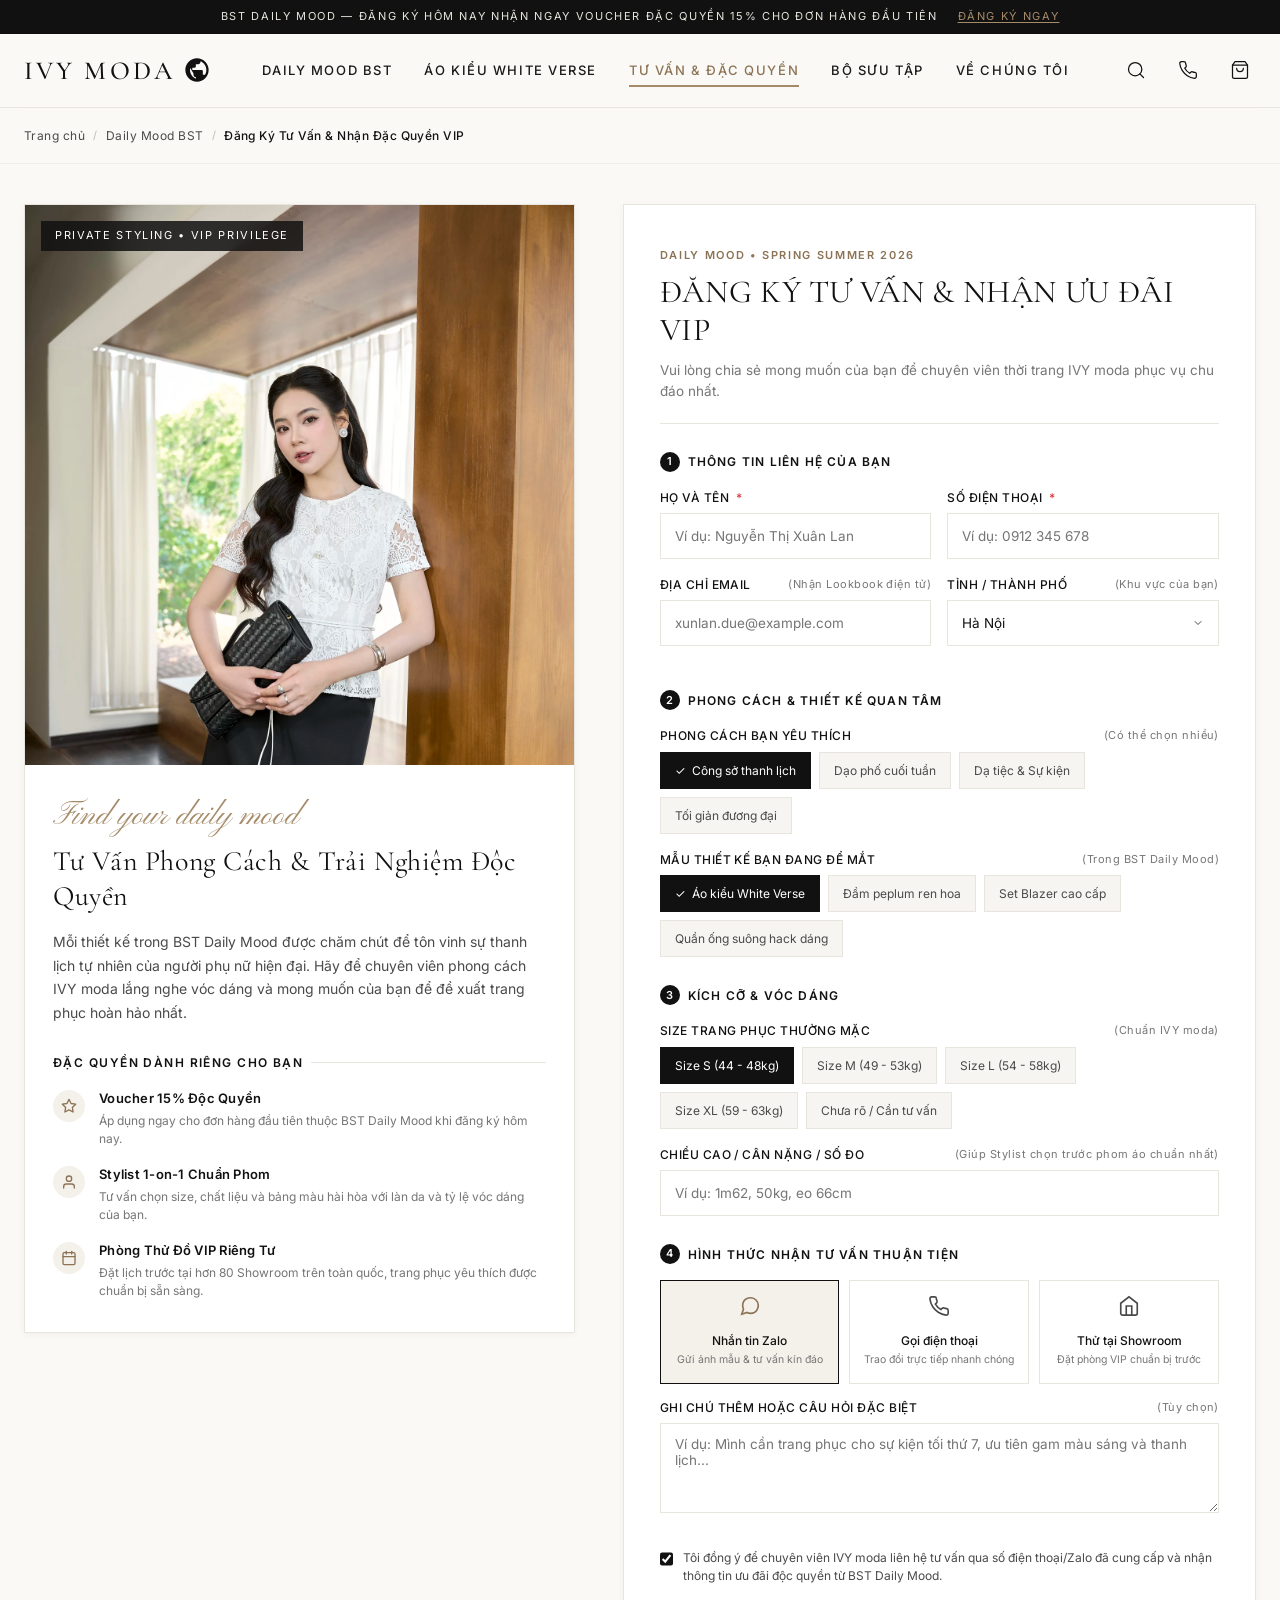
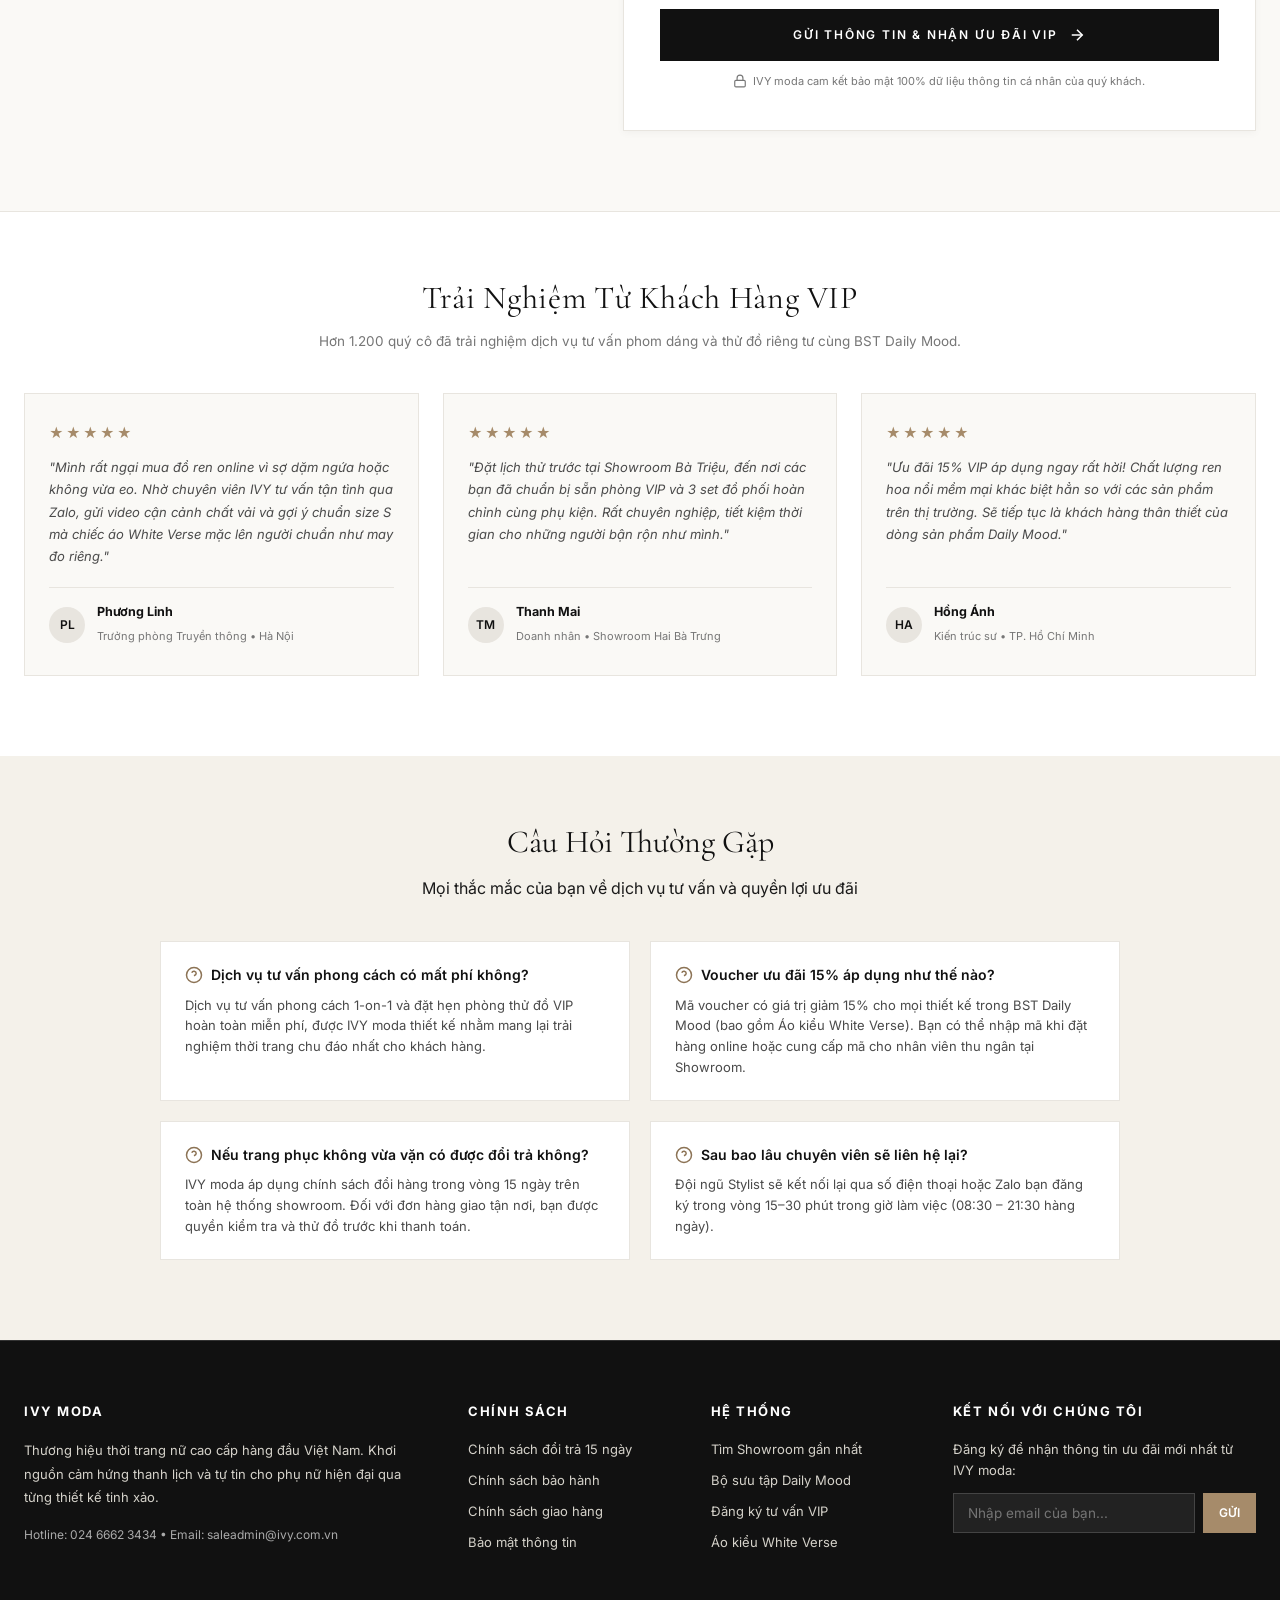
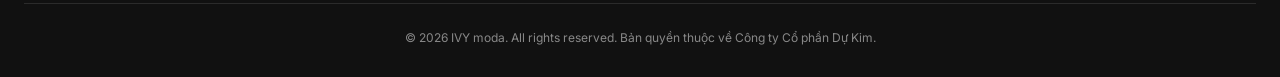
<file: index.html>
<!DOCTYPE html>
<html lang="vi">

<head>
  <meta charset="UTF-8">
  <meta name="viewport" content="width=device-width, initial-scale=1.0">
  <title>Đăng Ký Tư Vấn & Nhận Đặc Quyền VIP | BST Daily Mood — IVY moda</title>
  <meta name="description"
    content="Đăng ký tư vấn phong cách 1-on-1 và nhận mã ưu đãi VIP 15% độc quyền từ BST Daily Mood IVY moda. Trải nghiệm thử đồ phòng VIP tại hơn 80 showroom toàn quốc.">
  <meta property="og:title" content="Đăng Ký Tư Vấn & Nhận Đặc Quyền VIP — IVY moda Daily Mood">
  <meta property="og:description"
    content="Nhận voucher 15% và dịch vụ Stylist riêng tư vấn chuẩn phom dáng cho BST Daily Mood.">
  <meta property="og:image" content="assets/images/mood-city.jpg">
  <meta property="og:type" content="website">

  <!-- Google Fonts -->
  <link rel="preconnect" href="https://fonts.googleapis.com">
  <link rel="preconnect" href="https://fonts.gstatic.com" crossorigin>
  <link
    href="https://fonts.googleapis.com/css2?family=Cormorant+Garamond:ital,wght@0,300;0,400;0,500;0,600;1,400&family=Inter:wght@300;400;500;600;700&family=Pinyon+Script&display=swap"
    rel="stylesheet">

  <!-- Stylesheets -->
  <link rel="stylesheet" href="css/product.css">
  <link rel="stylesheet" href="css/consultation.css">
</head>

<body>

  <!-- ════════════════════════════════════════
       (1) TOP ANNOUNCEMENT BAR
       ════════════════════════════════════════ -->
  <div class="announcement-bar">
    <span>BST DAILY MOOD — ĐĂNG KÝ HÔM NAY NHẬN NGAY VOUCHER ĐẶC QUYỀN 15% CHO ĐƠN HÀNG ĐẦU TIÊN</span>
    <a href="#consultationForm">ĐĂNG KÝ NGAY</a>
  </div>

  <!-- ════════════════════════════════════════
       (2) SITE HEADER
       ════════════════════════════════════════ -->
  <header class="product-header">
    <div class="container product-header-inner">
      <a href="index.html" class="brand-logo" aria-label="IVY moda trang chủ">
        <span>IVY moda</span>
        <svg class="brand-logo-icon" viewBox="0 0 24 24">
          <path
            d="M12 2C6.48 2 2 6.48 2 12s4.48 10 10 10 10-4.48 10-10S17.52 2 12 2zm1 17.93c-3.95-.49-7-3.85-7-7.93 0-.62.08-1.21.21-1.79L9 15v1c0 1.1.9 2 2 2v1.93zm6.9-2.54c-.26-.81-1-1.39-1.9-1.39h-1v-3c0-.55-.45-1-1-1H8v-2h2c.55 0 1-.45 1-1V7h2c1.1 0 2-.9 2-2v-.41c2.93 1.19 5 4.06 5 7.41 0 2.08-.8 3.97-2.1 5.39z" />
        </svg>
      </a>

      <nav class="nav-links" aria-label="Menu chính">
        <a href="index.html">DAILY MOOD BST</a>
        <a href="product.html">ÁO KIỂU WHITE VERSE</a>
        <a href="consultation.html" class="active">TƯ VẤN &amp; ĐẶC QUYỀN</a>
        <a href="#">BỘ SƯU TẬP</a>
        <a href="#">VỀ CHÚNG TÔI</a>
      </nav>

      <div class="header-tools">
        <button class="tool-btn" aria-label="Tìm kiếm">
          <svg width="20" height="20" viewBox="0 0 24 24" fill="none" stroke="currentColor" stroke-width="1.5"
            stroke-linecap="round" stroke-linejoin="round">
            <circle cx="11" cy="11" r="8" />
            <line x1="21" y1="21" x2="16.65" y2="16.65" />
          </svg>
        </button>
        <a href="tel:02466623434" class="tool-btn" aria-label="Hotline tư vấn">
          <svg width="20" height="20" viewBox="0 0 24 24" fill="none" stroke="currentColor" stroke-width="1.5"
            stroke-linecap="round" stroke-linejoin="round">
            <path
              d="M22 16.92v3a2 2 0 0 1-2.18 2 19.79 19.79 0 0 1-8.63-3.07 19.5 19.5 0 0 1-6-6 19.79 19.79 0 0 1-3.07-8.67A2 2 0 0 1 4.11 2h3a2 2 0 0 1 2 1.72 12.84 12.84 0 0 0 .7 2.81 2 2 0 0 1-.45 2.11L8.09 9.91a16 16 0 0 0 6 6l1.27-1.27a2 2 0 0 1 2.11-.45 12.84 12.84 0 0 0 2.81.7A2 2 0 0 1 22 16.92z" />
          </svg>
        </a>
        <button class="tool-btn js-add-to-cart" aria-label="Giỏ hàng">
          <svg width="20" height="20" viewBox="0 0 24 24" fill="none" stroke="currentColor" stroke-width="1.5"
            stroke-linecap="round" stroke-linejoin="round">
            <path d="M6 2L3 6v14a2 2 0 002 2h14a2 2 0 002-2V6l-3-4z" />
            <line x1="3" y1="6" x2="21" y2="6" />
            <path d="M16 10a4 4 0 01-8 0" />
          </svg>
          <span class="cart-count" id="cartCounter" style="display: none;">0</span>
        </button>
      </div>
    </div>
  </header>

  <!-- ════════════════════════════════════════
       (3) BREADCRUMBS
       ════════════════════════════════════════ -->
  <div class="breadcrumb-wrap">
    <div class="container">
      <ul class="breadcrumb-list">
        <li><a href="index.html">Trang chủ</a></li>
        <li class="breadcrumb-separator">/</li>
        <li><a href="index.html">Daily Mood BST</a></li>
        <li class="breadcrumb-separator">/</li>
        <li class="breadcrumb-current">Đăng Ký Tư Vấn &amp; Nhận Đặc Quyền VIP</li>
      </ul>
    </div>
  </div>

  <main>
    <!-- ════════════════════════════════════════
         (4) MAIN CONSULTATION STAGE (SPLIT SCREEN)
         ════════════════════════════════════════ -->
    <section class="consultation-section">
      <div class="container">
        <div class="consultation-grid">

          <!-- ── Column 1: Editorial Showcase & Privileges ── -->
          <aside class="editorial-showcase" aria-label="Thông tin đặc quyền VIP">
            <div class="editorial-image-box">
              <img src="assets/images/wv-3.webp" alt="Người mẫu BST Daily Mood IVY moda thanh lịch dạo phố">
              <span class="editorial-image-badge">PRIVATE STYLING • VIP PRIVILEGE</span>
            </div>

            <div class="editorial-content">
              <span class="editorial-script-quote">Find your daily mood</span>
              <h2 class="editorial-heading">Tư Vấn Phong Cách &amp; Trải Nghiệm Độc Quyền</h2>
              <p class="editorial-desc">
                Mỗi thiết kế trong BST Daily Mood được chăm chút để tôn vinh sự thanh lịch tự nhiên của người phụ nữ
                hiện
                đại. Hãy để chuyên viên phong cách IVY moda lắng nghe vóc dáng và mong muốn của bạn để đề xuất trang
                phục
                hoàn hảo nhất.
              </p>

              <div class="privilege-title">Đặc quyền dành riêng cho bạn</div>
              <ul class="privilege-list">
                <li class="privilege-item">
                  <div class="privilege-icon">
                    <svg width="16" height="16" viewBox="0 0 24 24" fill="none" stroke="currentColor" stroke-width="2"
                      stroke-linecap="round" stroke-linejoin="round">
                      <polygon
                        points="12 2 15.09 8.26 22 9.27 17 14.14 18.18 21.02 12 17.77 5.82 21.02 7 14.14 2 9.27 8.91 8.26 12 2" />
                    </svg>
                  </div>
                  <div class="privilege-info">
                    <h4>Voucher 15% Độc Quyền</h4>
                    <p>Áp dụng ngay cho đơn hàng đầu tiên thuộc BST Daily Mood khi đăng ký hôm nay.</p>
                  </div>
                </li>

                <li class="privilege-item">
                  <div class="privilege-icon">
                    <svg width="16" height="16" viewBox="0 0 24 24" fill="none" stroke="currentColor" stroke-width="2"
                      stroke-linecap="round" stroke-linejoin="round">
                      <path d="M20 21v-2a4 4 0 0 0-4-4H8a4 4 0 0 0-4 4v2" />
                      <circle cx="12" cy="7" r="4" />
                    </svg>
                  </div>
                  <div class="privilege-info">
                    <h4>Stylist 1-on-1 Chuẩn Phom</h4>
                    <p>Tư vấn chọn size, chất liệu và bảng màu hài hòa với làn da và tỷ lệ vóc dáng của bạn.</p>
                  </div>
                </li>

                <li class="privilege-item">
                  <div class="privilege-icon">
                    <svg width="16" height="16" viewBox="0 0 24 24" fill="none" stroke="currentColor" stroke-width="2"
                      stroke-linecap="round" stroke-linejoin="round">
                      <rect x="3" y="4" width="18" height="18" rx="2" ry="2" />
                      <line x1="16" y1="2" x2="16" y2="6" />
                      <line x1="8" y1="2" x2="8" y2="6" />
                      <line x1="3" y1="10" x2="21" y2="10" />
                    </svg>
                  </div>
                  <div class="privilege-info">
                    <h4>Phòng Thử Đồ VIP Riêng Tư</h4>
                    <p>Đặt lịch trước tại hơn 80 Showroom trên toàn quốc, trang phục yêu thích được chuẩn bị sẵn sàng.
                    </p>
                  </div>
                </li>
              </ul>
            </div>
          </aside>

          <!-- ── Column 2: Lead Information Form Card ── -->
          <div class="form-card" id="formCard">

            <!-- Active Form Content -->
            <form id="consultationForm" novalidate>
              <div class="form-header">
                <span class="form-badge">DAILY MOOD • SPRING SUMMER 2026</span>
                <h1 class="form-title">ĐĂNG KÝ TƯ VẤN &amp; NHẬN ƯU ĐÃI VIP</h1>
                <p class="form-subtitle">
                  Vui lòng chia sẻ mong muốn của bạn để chuyên viên thời trang IVY moda phục vụ chu đáo nhất.
                </p>
              </div>

              <!-- Fieldset 1: Contact Info -->
              <div class="form-fieldset">
                <div class="fieldset-legend">
                  <span class="fieldset-number">1</span>
                  <span>Thông tin liên hệ của bạn</span>
                </div>

                <div class="input-row">
                  <div class="form-group">
                    <label for="clientName">
                      <span>Họ và tên <span class="label-req">*</span></span>
                    </label>
                    <input type="text" id="clientName" class="form-input" placeholder="Ví dụ: Nguyễn Thị Xuân Lan"
                      autocomplete="name" required>
                    <div class="error-msg">Vui lòng nhập họ tên của bạn.</div>
                  </div>

                  <div class="form-group">
                    <label for="clientPhone">
                      <span>Số điện thoại <span class="label-req">*</span></span>
                    </label>
                    <input type="tel" id="clientPhone" class="form-input" placeholder="Ví dụ: 0912 345 678"
                      autocomplete="tel" required>
                    <div class="error-msg">Số điện thoại không hợp lệ.</div>
                  </div>
                </div>

                <div class="input-row">
                  <div class="form-group">
                    <label for="clientEmail">
                      <span>Địa chỉ Email</span>
                      <span class="label-hint">(Nhận Lookbook điện tử)</span>
                    </label>
                    <input type="email" id="clientEmail" class="form-input" placeholder="xunlan.due@example.com"
                      autocomplete="email">
                    <div class="error-msg">Địa chỉ email chưa chính xác.</div>
                  </div>

                  <div class="form-group">
                    <label for="preferredCity">
                      <span>Tỉnh / Thành phố</span>
                      <span class="label-hint">(Khu vực của bạn)</span>
                    </label>
                    <select id="preferredCity" class="form-select">
                      <option value="Hà Nội">Hà Nội</option>
                      <option value="TP. Hồ Chí Minh">TP. Hồ Chí Minh</option>
                      <option value="Đà Nẵng">Đà Nẵng</option>
                      <option value="Hải Phòng">Hải Phòng</option>
                      <option value="Quảng Ninh">Quảng Ninh</option>
                      <option value="Cần Thơ">Cần Thơ</option>
                      <option value="Khác">Tỉnh / Thành phố khác</option>
                    </select>
                  </div>
                </div>
              </div>

              <!-- Fieldset 2: Style Interests -->
              <div class="form-fieldset">
                <div class="fieldset-legend">
                  <span class="fieldset-number">2</span>
                  <span>Phong cách &amp; Thiết kế quan tâm</span>
                </div>

                <!-- Hidden inputs for chips -->
                <input type="hidden" id="selectedStyles" value="Công sở thanh lịch">
                <input type="hidden" id="selectedProducts" value="Áo kiểu White Verse">

                <div class="form-group">
                  <label>
                    <span>Phong cách bạn yêu thích</span>
                    <span class="label-hint">(Có thể chọn nhiều)</span>
                  </label>
                  <div class="tag-chips-wrap">
                    <div class="tag-chip js-chip-style is-selected" data-value="Công sở thanh lịch">
                      <span class="chip-check">✓</span>
                      <span>Công sở thanh lịch</span>
                    </div>
                    <div class="tag-chip js-chip-style" data-value="Dạo phố cuối tuần">
                      <span class="chip-check">✓</span>
                      <span>Dạo phố cuối tuần</span>
                    </div>
                    <div class="tag-chip js-chip-style" data-value="Dạ tiệc &amp; Sự kiện">
                      <span class="chip-check">✓</span>
                      <span>Dạ tiệc &amp; Sự kiện</span>
                    </div>
                    <div class="tag-chip js-chip-style" data-value="Tối giản đương đại">
                      <span class="chip-check">✓</span>
                      <span>Tối giản đương đại</span>
                    </div>
                  </div>
                </div>

                <div class="form-group">
                  <label>
                    <span>Mẫu thiết kế bạn đang để mắt</span>
                    <span class="label-hint">(Trong BST Daily Mood)</span>
                  </label>
                  <div class="tag-chips-wrap">
                    <div class="tag-chip js-chip-product is-selected" data-value="Áo kiểu White Verse">
                      <span class="chip-check">✓</span>
                      <span>Áo kiểu White Verse</span>
                    </div>
                    <div class="tag-chip js-chip-product" data-value="Đầm peplum ren hoa">
                      <span class="chip-check">✓</span>
                      <span>Đầm peplum ren hoa</span>
                    </div>
                    <div class="tag-chip js-chip-product" data-value="Set Blazer cao cấp">
                      <span class="chip-check">✓</span>
                      <span>Set Blazer cao cấp</span>
                    </div>
                    <div class="tag-chip js-chip-product" data-value="Quần ống suông hack dáng">
                      <span class="chip-check">✓</span>
                      <span>Quần ống suông hack dáng</span>
                    </div>
                  </div>
                </div>
              </div>

              <!-- Fieldset 3: Size & Measurements -->
              <div class="form-fieldset">
                <div class="fieldset-legend">
                  <span class="fieldset-number">3</span>
                  <span>Kích cỡ &amp; Vóc dáng</span>
                </div>

                <input type="hidden" id="selectedSize" value="S">

                <div class="form-group">
                  <label>
                    <span>Size trang phục thường mặc</span>
                    <span class="label-hint">(Chuẩn IVY moda)</span>
                  </label>
                  <div class="tag-chips-wrap">
                    <div class="tag-chip js-chip-size is-selected" data-value="S">Size S (44 - 48kg)</div>
                    <div class="tag-chip js-chip-size" data-value="M">Size M (49 - 53kg)</div>
                    <div class="tag-chip js-chip-size" data-value="L">Size L (54 - 58kg)</div>
                    <div class="tag-chip js-chip-size" data-value="XL">Size XL (59 - 63kg)</div>
                    <div class="tag-chip js-chip-size" data-value="Cần tư vấn">Chưa rõ / Cần tư vấn</div>
                  </div>
                </div>

                <div class="form-group">
                  <label for="heightWeight">
                    <span>Chiều cao / Cân nặng / Số đo</span>
                    <span class="label-hint">(Giúp Stylist chọn trước phom áo chuẩn nhất)</span>
                  </label>
                  <input type="text" id="heightWeight" class="form-input" placeholder="Ví dụ: 1m62, 50kg, eo 66cm">
                </div>
              </div>

              <!-- Fieldset 4: Consultation Channel -->
              <div class="form-fieldset">
                <div class="fieldset-legend">
                  <span class="fieldset-number">4</span>
                  <span>Hình thức nhận tư vấn thuận tiện</span>
                </div>

                <div class="radio-options-grid">
                  <div class="radio-card js-radio-channel is-active">
                    <input type="radio" name="consultationChannel" value="zalo" checked>
                    <div class="radio-icon">
                      <svg width="22" height="22" viewBox="0 0 24 24" fill="none" stroke="currentColor"
                        stroke-width="1.8">
                        <path
                          d="M21 11.5a8.38 8.38 0 0 1-.9 3.8 8.5 8.5 0 0 1-7.6 4.7 8.38 8.38 0 0 1-3.8-.9L3 21l1.9-5.7a8.38 8.38 0 0 1-.9-3.8 8.5 8.5 0 0 1 4.7-7.6 8.38 8.38 0 0 1 3.8-.9h.5a8.48 8.48 0 0 1 8 8v.5z" />
                      </svg>
                    </div>
                    <span class="radio-title">Nhắn tin Zalo</span>
                    <span class="radio-desc">Gửi ảnh mẫu &amp; tư vấn kín đáo</span>
                  </div>

                  <div class="radio-card js-radio-channel">
                    <input type="radio" name="consultationChannel" value="call">
                    <div class="radio-icon">
                      <svg width="22" height="22" viewBox="0 0 24 24" fill="none" stroke="currentColor"
                        stroke-width="1.8">
                        <path
                          d="M22 16.92v3a2 2 0 0 1-2.18 2 19.79 19.79 0 0 1-8.63-3.07 19.5 19.5 0 0 1-6-6 19.79 19.79 0 0 1-3.07-8.67A2 2 0 0 1 4.11 2h3a2 2 0 0 1 2 1.72 12.84 12.84 0 0 0 .7 2.81 2 2 0 0 1-.45 2.11L8.09 9.91a16 16 0 0 0 6 6l1.27-1.27a2 2 0 0 1 2.11-.45 12.84 12.84 0 0 0 2.81.7A2 2 0 0 1 22 16.92z" />
                      </svg>
                    </div>
                    <span class="radio-title">Gọi điện thoại</span>
                    <span class="radio-desc">Trao đổi trực tiếp nhanh chóng</span>
                  </div>

                  <div class="radio-card js-radio-channel">
                    <input type="radio" name="consultationChannel" value="showroom">
                    <div class="radio-icon">
                      <svg width="22" height="22" viewBox="0 0 24 24" fill="none" stroke="currentColor"
                        stroke-width="1.8">
                        <path d="M3 9l9-7 9 7v11a2 2 0 0 1-2 2H5a2 2 0 0 1-2-2z" />
                        <polyline points="9 22 9 12 15 12 15 22" />
                      </svg>
                    </div>
                    <span class="radio-title">Thử tại Showroom</span>
                    <span class="radio-desc">Đặt phòng VIP chuẩn bị trước</span>
                  </div>
                </div>

                <!-- Showroom selection (Revealed if 'showroom' is selected) -->
                <div class="showroom-picker" id="showroomPicker">
                  <div class="input-row">
                    <div class="form-group" style="margin-bottom: 0;">
                      <label for="preferredShowroom">
                        <span>Chọn cơ sở Showroom gần bạn <span class="label-req">*</span></span>
                      </label>
                      <select id="preferredShowroom" class="form-select">
                        <option value="">-- Chọn Showroom thuận tiện --</option>
                        <option value="Hà Nội - 248 Bà Triệu, Hai Bà Trưng">Hà Nội — 248 Bà Triệu, Hai Bà Trưng</option>
                        <option value="Hà Nội - 34 Quang Trung, Hoàn Kiếm">Hà Nội — 34 Quang Trung, Hoàn Kiếm</option>
                        <option value="Hà Nội - Vincom Mega Mall Smart City">Hà Nội — Vincom Mega Mall Smart City
                        </option>
                        <option value="TP.HCM - 142 Võ Thị Sáu, Quận 3">TP.HCM — 142 Võ Thị Sáu, Quận 3</option>
                        <option value="TP.HCM - 391 Quang Trung, Gò Vấp">TP.HCM — 391 Quang Trung, Gò Vấp</option>
                        <option value="Đà Nẵng - 150 Nguyễn Văn Linh">Đà Nẵng — 150 Nguyễn Văn Linh</option>
                      </select>
                      <div class="error-msg">Vui lòng chọn showroom bạn muốn ghé thử.</div>
                    </div>

                    <div class="form-group" style="margin-bottom: 0;">
                      <label for="appointmentDate">
                        <span>Ngày dự kiến ghé thăm</span>
                      </label>
                      <input type="date" id="appointmentDate" class="form-input">
                    </div>
                  </div>
                </div>

                <div class="form-group" style="margin-top: 14px;">
                  <label for="clientNotes">
                    <span>Ghi chú thêm hoặc câu hỏi đặc biệt</span>
                    <span class="label-hint">(Tùy chọn)</span>
                  </label>
                  <textarea id="clientNotes" class="form-textarea"
                    placeholder="Ví dụ: Mình cần trang phục cho sự kiện tối thứ 7, ưu tiên gam màu sáng và thanh lịch..."></textarea>
                </div>
              </div>

              <!-- Privacy Policy Agreement -->
              <div class="checkbox-agreement">
                <input type="checkbox" id="privacyAgreement" checked required>
                <label for="privacyAgreement">
                  Tôi đồng ý để chuyên viên IVY moda liên hệ tư vấn qua số điện thoại/Zalo đã cung cấp và nhận thông tin
                  ưu đãi độc quyền từ BST Daily Mood.
                </label>
              </div>

              <!-- Submit Button -->
              <button type="submit" class="btn-submit-consultation" id="submitBtn">
                <span class="btn-spinner"></span>
                <span class="btn-text">GỬI THÔNG TIN &amp; NHẬN ƯU ĐÃI VIP</span>
                <svg width="18" height="18" viewBox="0 0 24 24" fill="none" stroke="currentColor" stroke-width="2">
                  <line x1="5" y1="12" x2="19" y2="12" />
                  <polyline points="12 5 19 12 12 19" />
                </svg>
              </button>

              <div class="security-note">
                <svg width="14" height="14" viewBox="0 0 24 24" fill="none" stroke="currentColor" stroke-width="2">
                  <rect x="3" y="11" width="18" height="11" rx="2" ry="2" />
                  <path d="M7 11V7a5 5 0 0 1 10 0v4" />
                </svg>
                <span>IVY moda cam kết bảo mật 100% dữ liệu thông tin cá nhân của quý khách.</span>
              </div>
            </form>

            <!-- Success State Card (Shown after submission) -->
            <div class="success-card" id="successCard" role="region" aria-live="polite">
              <div class="success-icon-wrap">
                <svg width="32" height="32" viewBox="0 0 24 24" fill="none" stroke="currentColor" stroke-width="2.5"
                  stroke-linecap="round" stroke-linejoin="round">
                  <path d="M22 11.08V12a10 10 0 1 1-5.93-9.14" />
                  <polyline points="22 4 12 14.01 9 11.01" />
                </svg>
              </div>

              <h2 class="success-title">TIẾP NHẬN THÀNH CÔNG</h2>
              <p class="success-message">
                Xin cảm ơn <strong id="successClientName" style="color: var(--color-ink);">Quý khách</strong>. Chuyên
                viên tư vấn phong cách của IVY moda sẽ liên hệ đến số <strong id="successPhone"
                  style="color: var(--color-ink);"></strong> trong vòng 15–30 phút để hỗ trợ chi tiết.
              </p>

              <!-- VIP Voucher Code Ticket -->
              <div class="voucher-ticket">
                <div class="voucher-ticket-header">
                  <span class="voucher-badge">MÃ ƯU ĐÃI VIP CỦA BẠN (-15%)</span>
                  <span style="font-size: 11px; color: var(--color-gray);">Hạn dùng: 30 ngày</span>
                </div>
                <div class="voucher-code-row">
                  <span class="voucher-code" id="successVoucherCode">DM-VIP8899</span>
                  <button type="button" class="btn-copy-code" id="copyVoucherBtn" aria-label="Sao chép mã voucher">
                    SAO CHÉP MÃ
                  </button>
                </div>
                <div class="voucher-note">
                  * Áp dụng khi mua sắm trực tiếp tại hệ thống Showroom hoặc đặt hàng trực tuyến trên website IVY moda
                  cho BST Daily Mood.
                </div>
              </div>

              <div class="success-actions">
                <a href="product.html" class="btn-success-action btn-success-primary">
                  KHÁM PHÁ ÁO KIỂU WHITE VERSE
                </a>
                <a href="index.html" class="btn-success-action btn-success-outline">
                  VỀ TRANG BST DAILY MOOD
                </a>
              </div>
            </div>

          </div>

        </div>
      </div>
    </section>

    <!-- ════════════════════════════════════════
         (5) VIP TESTIMONIALS SECTION
         ════════════════════════════════════════ -->
    <section class="vip-reviews-section">
      <div class="container">
        <div class="vip-reviews-header">
          <h3>Trải Nghiệm Từ Khách Hàng VIP</h3>
          <p>Hơn 1.200 quý cô đã trải nghiệm dịch vụ tư vấn phom dáng và thử đồ riêng tư cùng BST Daily Mood.</p>
        </div>

        <div class="vip-reviews-grid">
          <div class="vip-review-card">
            <div>
              <div class="vip-review-stars">★★★★★</div>
              <p class="vip-review-text">
                "Mình rất ngại mua đồ ren online vì sợ dặm ngứa hoặc không vừa eo. Nhờ chuyên viên IVY tư vấn tận tình
                qua Zalo, gửi video cận cảnh chất vải và gợi ý chuẩn size S mà chiếc áo White Verse mặc lên người chuẩn
                như may đo riêng."
              </p>
            </div>
            <div class="vip-review-author">
              <div class="vip-review-avatar">PL</div>
              <div class="vip-review-meta">
                <strong>Phương Linh</strong>
                <span>Trưởng phòng Truyền thông • Hà Nội</span>
              </div>
            </div>
          </div>

          <div class="vip-review-card">
            <div>
              <div class="vip-review-stars">★★★★★</div>
              <p class="vip-review-text">
                "Đặt lịch thử trước tại Showroom Bà Triệu, đến nơi các bạn đã chuẩn bị sẵn phòng VIP và 3 set đồ phối
                hoàn chỉnh cùng phụ kiện. Rất chuyên nghiệp, tiết kiệm thời gian cho những người bận rộn như mình."
              </p>
            </div>
            <div class="vip-review-author">
              <div class="vip-review-avatar">TM</div>
              <div class="vip-review-meta">
                <strong>Thanh Mai</strong>
                <span>Doanh nhân • Showroom Hai Bà Trưng</span>
              </div>
            </div>
          </div>

          <div class="vip-review-card">
            <div>
              <div class="vip-review-stars">★★★★★</div>
              <p class="vip-review-text">
                "Ưu đãi 15% VIP áp dụng ngay rất hời! Chất lượng ren hoa nổi mềm mại khác biệt hẳn so với các sản phẩm
                trên thị trường. Sẽ tiếp tục là khách hàng thân thiết của dòng sản phẩm Daily Mood."
              </p>
            </div>
            <div class="vip-review-author">
              <div class="vip-review-avatar">HA</div>
              <div class="vip-review-meta">
                <strong>Hồng Ánh</strong>
                <span>Kiến trúc sư • TP. Hồ Chí Minh</span>
              </div>
            </div>
          </div>
        </div>
      </div>
    </section>

    <!-- ════════════════════════════════════════
         (6) FAQ SECTION
         ════════════════════════════════════════ -->
    <section class="consultation-faq-section">
      <div class="container">
        <div class="faq-header">
          <h3>Câu Hỏi Thường Gặp</h3>
          <p>Mọi thắc mắc của bạn về dịch vụ tư vấn và quyền lợi ưu đãi</p>
        </div>

        <div class="faq-grid">
          <div class="faq-item">
            <div class="faq-question">
              <svg width="18" height="18" viewBox="0 0 24 24" fill="none" stroke="currentColor" stroke-width="2">
                <circle cx="12" cy="12" r="10" />
                <path d="M9.09 9a3 3 0 0 1 5.83 1c0 2-3 3-3 3" />
                <line x1="12" y1="17" x2="12.01" y2="17" />
              </svg>
              <span>Dịch vụ tư vấn phong cách có mất phí không?</span>
            </div>
            <div class="faq-answer">
              Dịch vụ tư vấn phong cách 1-on-1 và đặt hẹn phòng thử đồ VIP hoàn toàn miễn phí, được IVY moda thiết kế
              nhằm mang lại trải nghiệm thời trang chu đáo nhất cho khách hàng.
            </div>
          </div>

          <div class="faq-item">
            <div class="faq-question">
              <svg width="18" height="18" viewBox="0 0 24 24" fill="none" stroke="currentColor" stroke-width="2">
                <circle cx="12" cy="12" r="10" />
                <path d="M9.09 9a3 3 0 0 1 5.83 1c0 2-3 3-3 3" />
                <line x1="12" y1="17" x2="12.01" y2="17" />
              </svg>
              <span>Voucher ưu đãi 15% áp dụng như thế nào?</span>
            </div>
            <div class="faq-answer">
              Mã voucher có giá trị giảm 15% cho mọi thiết kế trong BST Daily Mood (bao gồm Áo kiểu White Verse). Bạn có
              thể nhập mã khi đặt hàng online hoặc cung cấp mã cho nhân viên thu ngân tại Showroom.
            </div>
          </div>

          <div class="faq-item">
            <div class="faq-question">
              <svg width="18" height="18" viewBox="0 0 24 24" fill="none" stroke="currentColor" stroke-width="2">
                <circle cx="12" cy="12" r="10" />
                <path d="M9.09 9a3 3 0 0 1 5.83 1c0 2-3 3-3 3" />
                <line x1="12" y1="17" x2="12.01" y2="17" />
              </svg>
              <span>Nếu trang phục không vừa vặn có được đổi trả không?</span>
            </div>
            <div class="faq-answer">
              IVY moda áp dụng chính sách đổi hàng trong vòng 15 ngày trên toàn hệ thống showroom. Đối với đơn hàng giao
              tận nơi, bạn được quyền kiểm tra và thử đồ trước khi thanh toán.
            </div>
          </div>

          <div class="faq-item">
            <div class="faq-question">
              <svg width="18" height="18" viewBox="0 0 24 24" fill="none" stroke="currentColor" stroke-width="2">
                <circle cx="12" cy="12" r="10" />
                <path d="M9.09 9a3 3 0 0 1 5.83 1c0 2-3 3-3 3" />
                <line x1="12" y1="17" x2="12.01" y2="17" />
              </svg>
              <span>Sau bao lâu chuyên viên sẽ liên hệ lại?</span>
            </div>
            <div class="faq-answer">
              Đội ngũ Stylist sẽ kết nối lại qua số điện thoại hoặc Zalo bạn đăng ký trong vòng 15–30 phút trong giờ làm
              việc (08:30 – 21:30 hàng ngày).
            </div>
          </div>
        </div>
      </div>
    </section>
  </main>

  <!-- ════════════════════════════════════════
       (7) TOAST NOTIFICATION
       ════════════════════════════════════════ -->
  <div class="toast-msg" id="toastMsg" role="status" aria-live="polite">
    <svg width="20" height="20" viewBox="0 0 24 24" fill="none" stroke="#27ae60" stroke-width="2">
      <path d="M22 11.08V12a10 10 0 1 1-5.93-9.14" />
      <polyline points="22 4 12 14.01 9 11.01" />
    </svg>
    <span id="toastText">Đăng ký tư vấn thành công!</span>
  </div>

  <!-- ════════════════════════════════════════
       (8) SITE FOOTER
       ════════════════════════════════════════ -->
  <footer class="product-footer">
    <div class="container">
      <div class="footer-grid">
        <div class="footer-col">
          <h4>IVY MODA</h4>
          <p style="font-size: 13px; line-height: 1.8; margin-bottom: 16px;">
            Thương hiệu thời trang nữ cao cấp hàng đầu Việt Nam. Khơi nguồn cảm hứng thanh lịch và tự tin cho phụ nữ
            hiện đại qua từng thiết kế tinh xảo.
          </p>
          <p style="font-size: 12px; color: #aaa;">Hotline: 024 6662 3434 • Email: saleadmin@ivy.com.vn</p>
        </div>
        <div class="footer-col">
          <h4>CHÍNH SÁCH</h4>
          <ul>
            <li><a href="#">Chính sách đổi trả 15 ngày</a></li>
            <li><a href="#">Chính sách bảo hành</a></li>
            <li><a href="#">Chính sách giao hàng</a></li>
            <li><a href="#">Bảo mật thông tin</a></li>
          </ul>
        </div>
        <div class="footer-col">
          <h4>HỆ THỐNG</h4>
          <ul>
            <li><a href="#">Tìm Showroom gần nhất</a></li>
            <li><a href="index.html">Bộ sưu tập Daily Mood</a></li>
            <li><a href="consultation.html">Đăng ký tư vấn VIP</a></li>
            <li><a href="product.html">Áo kiểu White Verse</a></li>
          </ul>
        </div>
        <div class="footer-col">
          <h4>KẾT NỐI VỚI CHÚNG TÔI</h4>
          <p style="font-size: 13px; margin-bottom: 12px;">Đăng ký để nhận thông tin ưu đãi mới nhất từ IVY moda:</p>
          <div style="display: flex; gap: 8px;">
            <input type="email" placeholder="Nhập email của bạn..." class="form-input"
              style="height: 40px; background: #222; border-color: #444; color: #fff;">
            <button type="button"
              style="background: var(--color-gold); color: #fff; padding: 0 16px; font-size: 12px; font-weight: 600;">GỬI</button>
          </div>
        </div>
      </div>
      <div class="footer-bottom">
        &copy; 2026 IVY moda. All rights reserved. Bản quyền thuộc về Công ty Cổ phần Dự Kim.
      </div>
    </div>
  </footer>

  <!-- Interactive JavaScript -->
  <script src="js/consultation.js"></script>
</body>

</html>
</file>
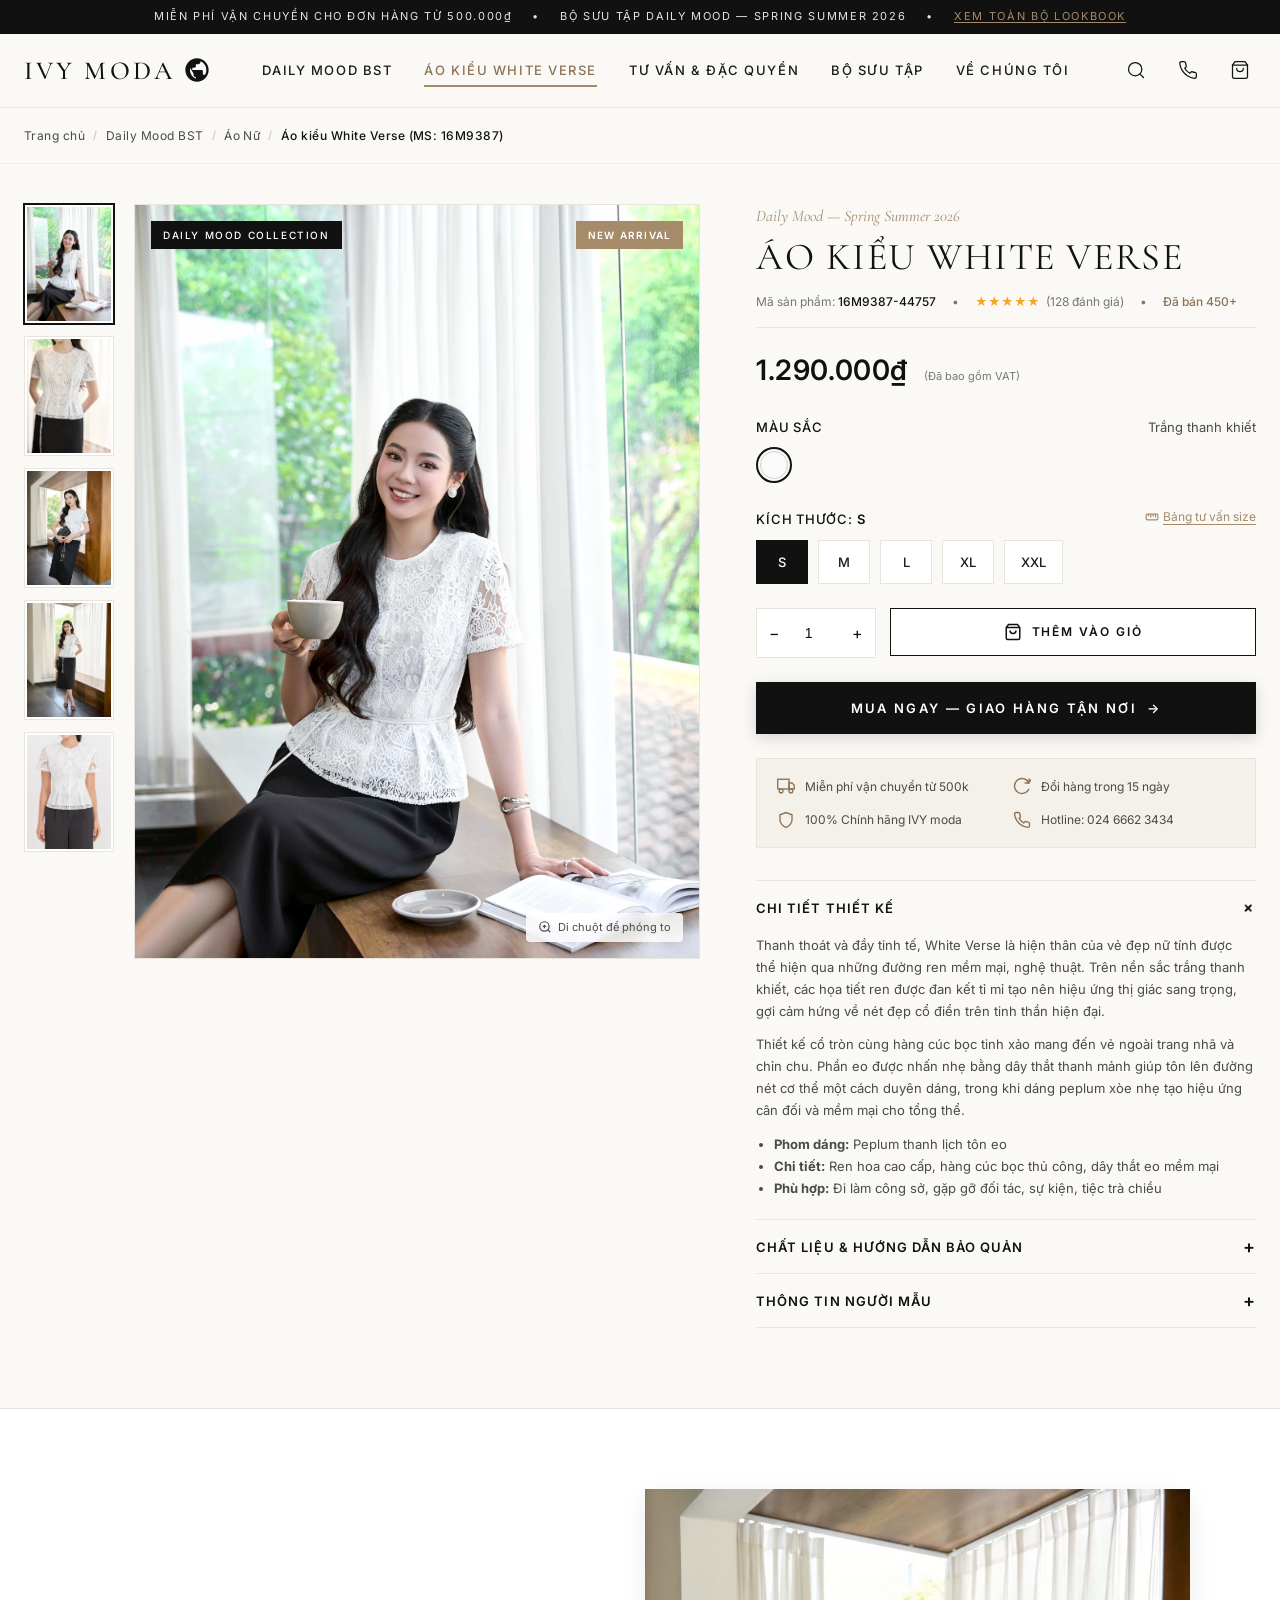
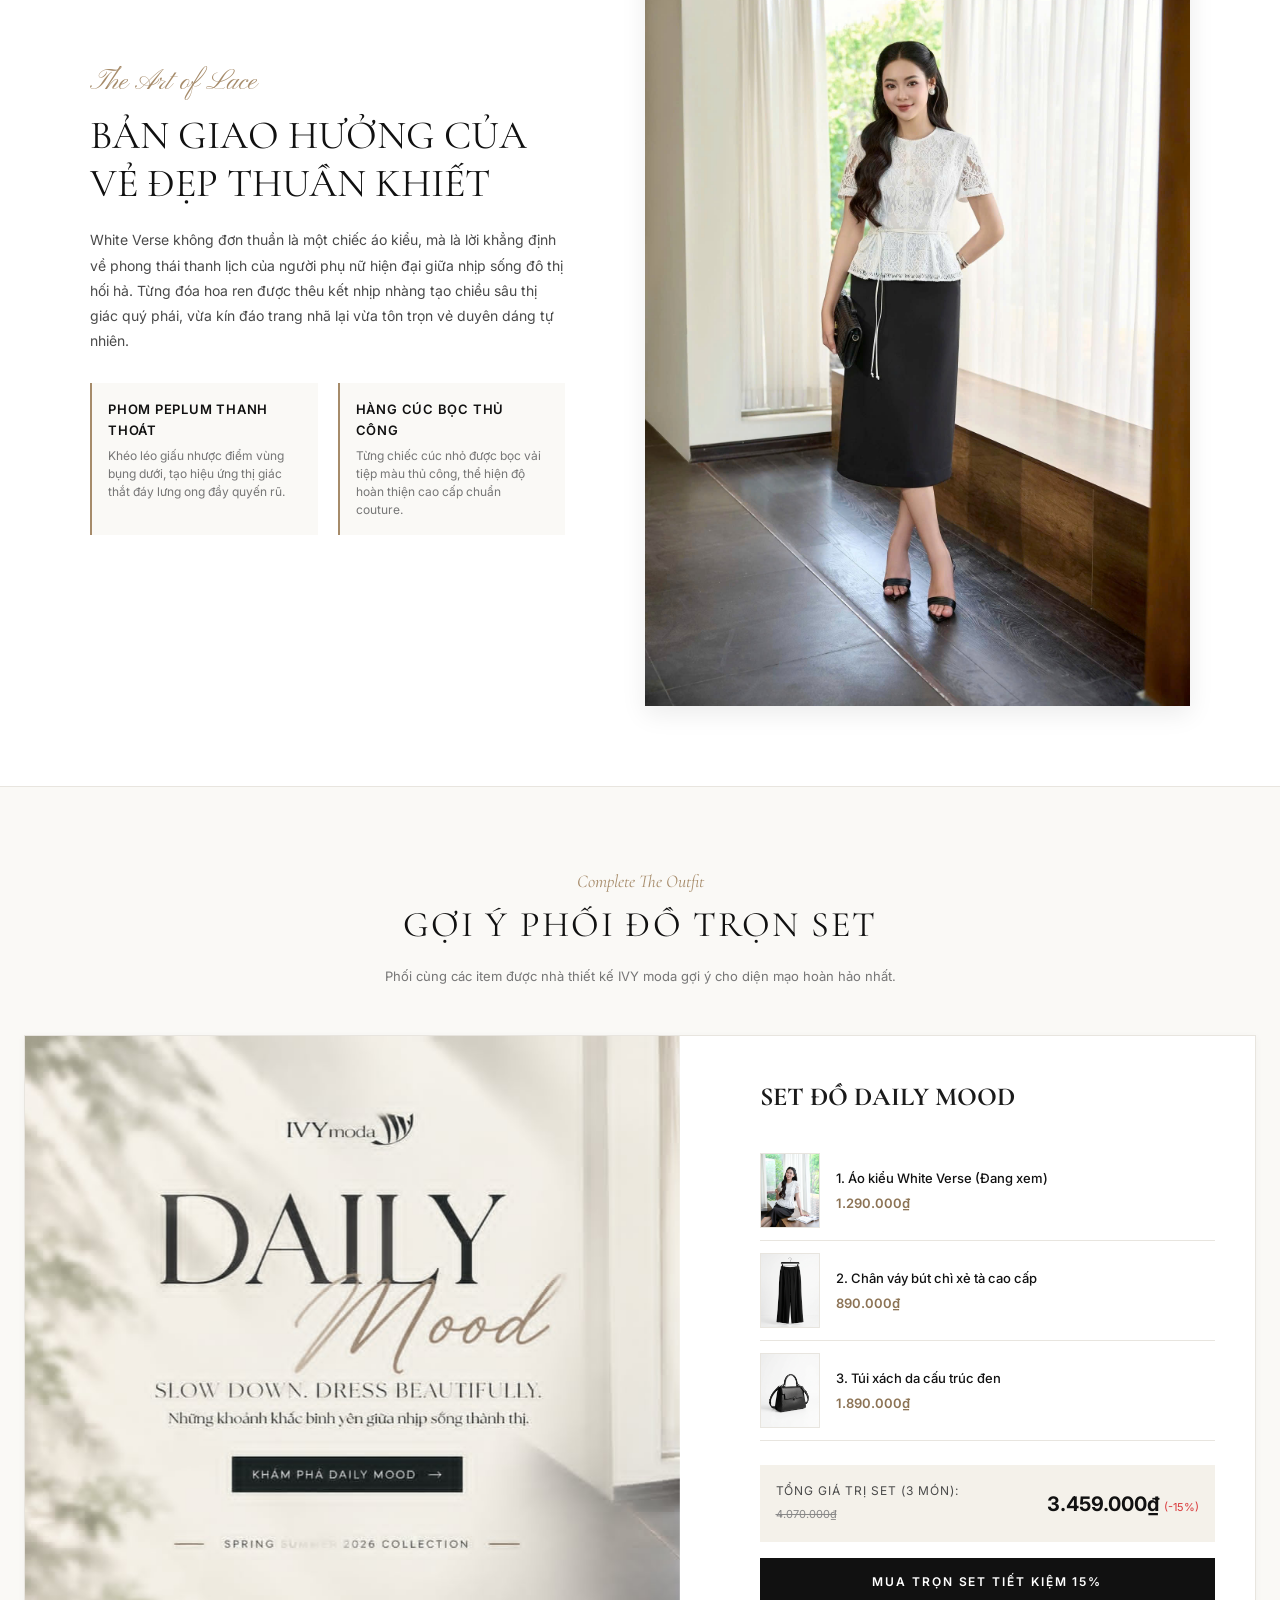
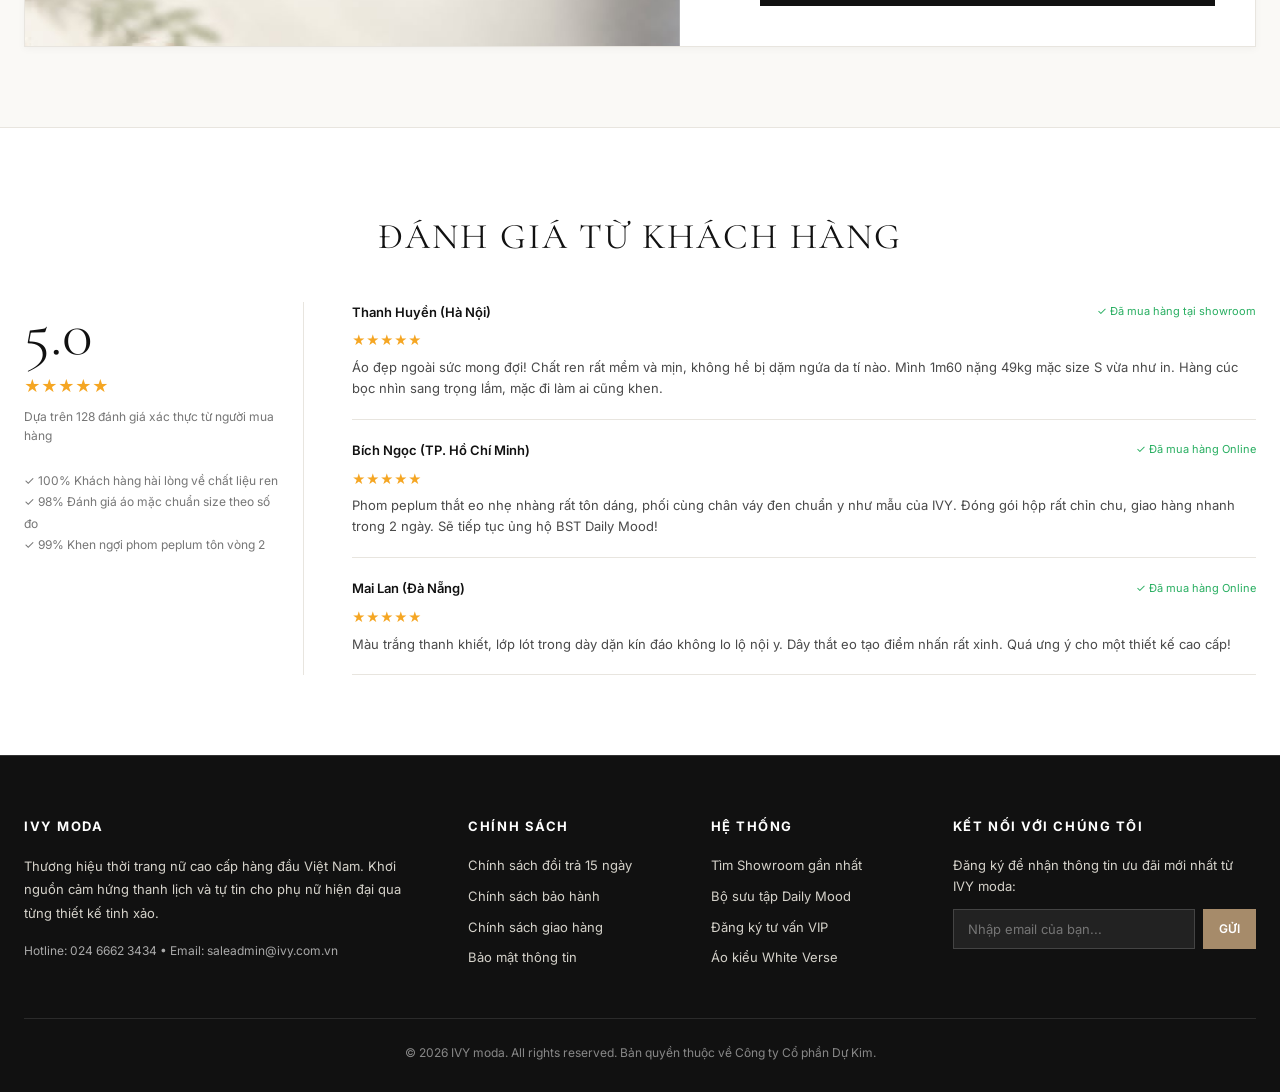
<file: product.html>
<!DOCTYPE html>
<html lang="vi">
<head>
  <meta charset="UTF-8">
  <meta name="viewport" content="width=device-width, initial-scale=1.0">
  <title>Áo kiểu White Verse (MS: 16M9387) | IVY moda</title>
  <meta name="description" content="Thanh thoát và đầy tinh tế, Áo kiểu White Verse là hiện thân của vẻ đẹp nữ tính với ren hoa cao cấp, phom peplum tôn dáng từ BST Daily Mood IVY moda.">
  <meta property="og:title" content="Áo kiểu White Verse — IVY moda">
  <meta property="og:description" content="Phom peplum thanh lịch, ren hoa cao cấp, cúc bọc tinh xảo. BST Daily Mood.">
  <meta property="og:image" content="assets/images/wv-1.webp">

  <!-- Google Fonts -->
  <link rel="preconnect" href="https://fonts.googleapis.com">
  <link rel="preconnect" href="https://fonts.gstatic.com" crossorigin>
  <link href="https://fonts.googleapis.com/css2?family=Cormorant+Garamond:ital,wght@0,300;0,400;0,500;0,600;1,400&family=Inter:wght@300;400;500;600;700&family=Pinyon+Script&display=swap" rel="stylesheet">

  <!-- Stylesheet -->
  <link rel="stylesheet" href="css/product.css">
</head>
<body>

  <!-- ════════════════════════════════════════
       (1) TOP ANNOUNCEMENT BAR
       ════════════════════════════════════════ -->
  <div class="announcement-bar">
    <span>MIỄN PHÍ VẬN CHUYỂN CHO ĐƠN HÀNG TỪ 500.000₫</span>
    <span>•</span>
    <span>BỘ SƯU TẬP DAILY MOOD — SPRING SUMMER 2026</span>
    <span>•</span>
    <a href="index.html">XEM TOÀN BỘ LOOKBOOK</a>
  </div>

  <!-- ════════════════════════════════════════
       (2) SITE HEADER
       ════════════════════════════════════════ -->
  <header class="product-header">
    <div class="container product-header-inner">
      <a href="index.html" class="brand-logo" aria-label="IVY moda trang chủ">
        <span>IVY moda</span>
        <svg class="brand-logo-icon" viewBox="0 0 24 24">
          <path d="M12 2C6.48 2 2 6.48 2 12s4.48 10 10 10 10-4.48 10-10S17.52 2 12 2zm1 17.93c-3.95-.49-7-3.85-7-7.93 0-.62.08-1.21.21-1.79L9 15v1c0 1.1.9 2 2 2v1.93zm6.9-2.54c-.26-.81-1-1.39-1.9-1.39h-1v-3c0-.55-.45-1-1-1H8v-2h2c.55 0 1-.45 1-1V7h2c1.1 0 2-.9 2-2v-.41c2.93 1.19 5 4.06 5 7.41 0 2.08-.8 3.97-2.1 5.39z"/>
        </svg>
      </a>

      <nav class="nav-links" aria-label="Menu chính">
        <a href="index.html">DAILY MOOD BST</a>
        <a href="product.html" class="active">ÁO KIỂU WHITE VERSE</a>
        <a href="consultation.html">TƯ VẤN &amp; ĐẶC QUYỀN</a>
        <a href="#">BỘ SƯU TẬP</a>
        <a href="#">VỀ CHÚNG TÔI</a>
      </nav>

      <div class="header-tools">
        <button class="tool-btn" aria-label="Tìm kiếm">
          <svg width="20" height="20" viewBox="0 0 24 24" fill="none" stroke="currentColor" stroke-width="1.5" stroke-linecap="round" stroke-linejoin="round">
            <circle cx="11" cy="11" r="8"/><line x1="21" y1="21" x2="16.65" y2="16.65"/>
          </svg>
        </button>
        <a href="tel:02466623434" class="tool-btn" aria-label="Hotline tư vấn">
          <svg width="20" height="20" viewBox="0 0 24 24" fill="none" stroke="currentColor" stroke-width="1.5" stroke-linecap="round" stroke-linejoin="round">
            <path d="M22 16.92v3a2 2 0 0 1-2.18 2 19.79 19.79 0 0 1-8.63-3.07 19.5 19.5 0 0 1-6-6 19.79 19.79 0 0 1-3.07-8.67A2 2 0 0 1 4.11 2h3a2 2 0 0 1 2 1.72 12.84 12.84 0 0 0 .7 2.81 2 2 0 0 1-.45 2.11L8.09 9.91a16 16 0 0 0 6 6l1.27-1.27a2 2 0 0 1 2.11-.45 12.84 12.84 0 0 0 2.81.7A2 2 0 0 1 22 16.92z"/>
          </svg>
        </a>
        <button class="tool-btn js-add-to-cart" aria-label="Giỏ hàng">
          <svg width="20" height="20" viewBox="0 0 24 24" fill="none" stroke="currentColor" stroke-width="1.5" stroke-linecap="round" stroke-linejoin="round">
            <path d="M6 2L3 6v14a2 2 0 002 2h14a2 2 0 002-2V6l-3-4z"/>
            <line x1="3" y1="6" x2="21" y2="6"/>
            <path d="M16 10a4 4 0 01-8 0"/>
          </svg>
          <span class="cart-count" id="cartCounter" style="display: none;">0</span>
        </button>
      </div>
    </div>
  </header>

  <!-- ════════════════════════════════════════
       (3) BREADCRUMBS
       ════════════════════════════════════════ -->
  <div class="breadcrumb-wrap">
    <div class="container">
      <ul class="breadcrumb-list">
        <li><a href="index.html">Trang chủ</a></li>
        <li class="breadcrumb-separator">/</li>
        <li><a href="index.html">Daily Mood BST</a></li>
        <li class="breadcrumb-separator">/</li>
        <li><a href="#">Áo Nữ</a></li>
        <li class="breadcrumb-separator">/</li>
        <li class="breadcrumb-current">Áo kiểu White Verse (MS: 16M9387)</li>
      </ul>
    </div>
  </div>

  <main>
    <!-- ════════════════════════════════════════
         (4) MAIN PRODUCT STAGE
         ════════════════════════════════════════ -->
    <section class="product-main-stage">
      <div class="container">
        <div class="product-grid">

          <!-- ── Column 1: Sticky Image Gallery ── -->
          <div class="product-gallery">
            <div class="gallery-thumbs" aria-label="Hình ảnh thu nhỏ">
              <div class="thumb-item active" data-full="assets/images/wv-1.webp">
                <img src="assets/images/wv-1.webp" alt="Áo kiểu White Verse góc chính diện">
              </div>
              <div class="thumb-item" data-full="assets/images/wv-2.webp">
                <img src="assets/images/wv-2.webp" alt="Áo kiểu White Verse góc nghiêng thanh lịch">
              </div>
              <div class="thumb-item" data-full="assets/images/wv-3.webp">
                <img src="assets/images/wv-3.webp" alt="Áo kiểu White Verse góc lưng">
              </div>
              <div class="thumb-item" data-full="assets/images/wv-4.webp">
                <img src="assets/images/wv-4.webp" alt="Chi tiết ren hoa và hàng cúc bọc">
              </div>
              <div class="thumb-item" data-full="assets/images/wv-5.webp">
                <img src="assets/images/wv-5.webp" alt="Cận cảnh cổ áo và cầu vai">
              </div>
            </div>

            <div class="gallery-main">
              <span class="badge-collection">DAILY MOOD COLLECTION</span>
              <span class="badge-new">NEW ARRIVAL</span>
              <img id="mainProductImg" src="assets/images/wv-1.webp" alt="Áo kiểu White Verse — IVY moda">
              <div class="gallery-hint">
                <svg width="14" height="14" viewBox="0 0 24 24" fill="none" stroke="currentColor" stroke-width="2">
                  <circle cx="11" cy="11" r="8"/><line x1="21" y1="21" x2="16.65" y2="16.65"/><line x1="11" y1="8" x2="11" y2="14"/><line x1="8" y1="11" x2="14" y2="11"/>
                </svg>
                <span>Di chuột để phóng to</span>
              </div>
            </div>
          </div>

          <!-- ── Column 2: Purchasing & Specs Panel ── -->
          <div class="product-info-panel">
            <span class="product-collection-sub">Daily Mood — Spring Summer 2026</span>
            <h1 class="product-title">ÁO KIỂU WHITE VERSE</h1>

            <div class="product-meta-row">
              <div class="product-sku">Mã sản phẩm: <strong>16M9387-44757</strong></div>
              <span>•</span>
              <div class="product-rating">
                <span>★★★★★</span>
                <span class="rating-count">(128 đánh giá)</span>
              </div>
              <span>•</span>
              <div class="product-sold" style="color: var(--color-gold-dark); font-weight: 500;">Đã bán 450+</div>
            </div>

            <div class="product-price-box">
              <div class="product-price-current">1.290.000₫</div>
              <div class="product-vat-tag">(Đã bao gồm VAT)</div>
            </div>

            <!-- Color Swatch -->
            <div class="option-block">
              <div class="option-header">
                <span class="option-title">MÀU SẮC</span>
                <span class="option-selected-val">Trắng thanh khiết</span>
              </div>
              <div class="color-list">
                <div class="color-btn active" title="Trắng thanh khiết">
                  <div class="color-swatch-circle"></div>
                </div>
              </div>
            </div>

            <!-- Size Selector -->
            <div class="option-block">
              <div class="option-header">
                <span class="option-title">KÍCH THƯỚC: <span id="selectedSizeLabel" style="color: var(--color-ink); font-weight: 600;">S</span></span>
                <a href="#size-guide" class="size-guide-link" id="openSizeGuide">
                  <svg width="14" height="14" viewBox="0 0 24 24" fill="none" stroke="currentColor" stroke-width="2">
                    <rect x="2" y="7" width="20" height="10" rx="2"/><line x1="6" y1="7" x2="6" y2="11"/><line x1="10" y1="7" x2="10" y2="13"/><line x1="14" y1="7" x2="14" y2="11"/><line x1="18" y1="7" x2="18" y2="13"/>
                  </svg>
                  Bảng tư vấn size
                </a>
              </div>
              <div class="size-list">
                <button type="button" class="size-btn active" data-size="S">S</button>
                <button type="button" class="size-btn" data-size="M">M</button>
                <button type="button" class="size-btn" data-size="L">L</button>
                <button type="button" class="size-btn" data-size="XL">XL</button>
                <button type="button" class="size-btn" data-size="XXL">XXL</button>
              </div>
            </div>

            <!-- Quantity & Add to Cart -->
            <div class="purchase-row">
              <div class="qty-stepper">
                <button type="button" class="qty-btn" id="qtyMinus">−</button>
                <input type="number" class="qty-input" id="qtyInput" value="1" min="1" max="99" aria-label="Số lượng">
                <button type="button" class="qty-btn" id="qtyPlus">+</button>
              </div>
              <button type="button" class="btn-add-cart js-add-to-cart">
                <svg width="18" height="18" viewBox="0 0 24 24" fill="none" stroke="currentColor" stroke-width="2">
                  <path d="M6 2L3 6v14a2 2 0 002 2h14a2 2 0 002-2V6l-3-4z"/><line x1="3" y1="6" x2="21" y2="6"/><path d="M16 10a4 4 0 01-8 0"/>
                </svg>
                <span>THÊM VÀO GIỎ</span>
              </button>
            </div>

            <button type="button" class="btn-buy-now js-buy-now">
              <span>MUA NGAY — GIAO HÀNG TẬN NƠI</span>
              <span>&rarr;</span>
            </button>

            <!-- Service Guarantees -->
            <div class="service-badges">
              <div class="service-item">
                <svg width="18" height="18" viewBox="0 0 24 24" fill="none" stroke="currentColor" stroke-width="1.8">
                  <rect x="1" y="3" width="15" height="13"/><polygon points="16 8 20 8 23 11 23 16 16 16 16 8"/><circle cx="5.5" cy="18.5" r="2.5"/><circle cx="18.5" cy="18.5" r="2.5"/>
                </svg>
                <span>Miễn phí vận chuyển từ 500k</span>
              </div>
              <div class="service-item">
                <svg width="18" height="18" viewBox="0 0 24 24" fill="none" stroke="currentColor" stroke-width="1.8">
                  <path d="M21.5 2v6h-6M21.34 15.57a10 10 0 1 1-.57-8.38l5.67-5.67"/>
                </svg>
                <span>Đổi hàng trong 15 ngày</span>
              </div>
              <div class="service-item">
                <svg width="18" height="18" viewBox="0 0 24 24" fill="none" stroke="currentColor" stroke-width="1.8">
                  <path d="M12 22s8-4 8-10V5l-8-3-8 3v7c0 6 8 10 8 10z"/>
                </svg>
                <span>100% Chính hãng IVY moda</span>
              </div>
              <div class="service-item">
                <svg width="18" height="18" viewBox="0 0 24 24" fill="none" stroke="currentColor" stroke-width="1.8">
                  <path d="M22 16.92v3a2 2 0 0 1-2.18 2 19.79 19.79 0 0 1-8.63-3.07 19.5 19.5 0 0 1-6-6 19.79 19.79 0 0 1-3.07-8.67A2 2 0 0 1 4.11 2h3a2 2 0 0 1 2 1.72 12.84 12.84 0 0 0 .7 2.81 2 2 0 0 1-.45 2.11L8.09 9.91a16 16 0 0 0 6 6l1.27-1.27a2 2 0 0 1 2.11-.45 12.84 12.84 0 0 0 2.81.7A2 2 0 0 1 22 16.92z"/>
                </svg>
                <span>Hotline: 024 6662 3434</span>
              </div>
            </div>

            <!-- Product Accordion -->
            <div class="product-accordion">
              <div class="accordion-item active">
                <button type="button" class="accordion-header">
                  <span>CHI TIẾT THIẾT KẾ</span>
                  <span class="accordion-icon">+</span>
                </button>
                <div class="accordion-content">
                  <p>Thanh thoát và đầy tinh tế, White Verse là hiện thân của vẻ đẹp nữ tính được thể hiện qua những đường ren mềm mại, nghệ thuật. Trên nền sắc trắng thanh khiết, các họa tiết ren được đan kết tỉ mỉ tạo nên hiệu ứng thị giác sang trọng, gợi cảm hứng về nét đẹp cổ điển trên tinh thần hiện đại.</p>
                  <p style="margin-top: 10px;">Thiết kế cổ tròn cùng hàng cúc bọc tinh xảo mang đến vẻ ngoài trang nhã và chỉn chu. Phần eo được nhấn nhẹ bằng dây thắt thanh mảnh giúp tôn lên đường nét cơ thể một cách duyên dáng, trong khi dáng peplum xòe nhẹ tạo hiệu ứng cân đối và mềm mại cho tổng thể.</p>
                  <ul style="margin-top: 12px; padding-left: 18px;">
                    <li><strong>Phom dáng:</strong> Peplum thanh lịch tôn eo</li>
                    <li><strong>Chi tiết:</strong> Ren hoa cao cấp, hàng cúc bọc thủ công, dây thắt eo mềm mại</li>
                    <li><strong>Phù hợp:</strong> Đi làm công sở, gặp gỡ đối tác, sự kiện, tiệc trà chiều</li>
                  </ul>
                </div>
              </div>

              <div class="accordion-item">
                <button type="button" class="accordion-header">
                  <span>CHẤT LIỆU & HƯỚNG DẪN BẢO QUẢN</span>
                  <span class="accordion-icon">+</span>
                </button>
                <div class="accordion-content">
                  <p><strong>Chất liệu:</strong> Ren mềm cao cấp dệt họa tiết nổi, phối lớp lót habutai mềm mịn, thoáng nhẹ, thấm hút mồ hôi tốt.</p>
                  <ul style="margin-top: 10px; padding-left: 18px;">
                    <li>Giặt tay bằng nước lạnh hoặc giặt máy chế độ nhẹ (cho vào túi giặt).</li>
                    <li>Không sử dụng chất tẩy mạnh chứa clo để bảo vệ sắc trắng tinh khiết.</li>
                    <li>Ủi ở nhiệt độ thấp hoặc sử dụng bàn ủi hơi nước.</li>
                    <li>Phơi trong bóng râm, tránh ánh nắng gắt trực tiếp.</li>
                  </ul>
                </div>
              </div>

              <div class="accordion-item">
                <button type="button" class="accordion-header">
                  <span>THÔNG TIN NGƯỜI MẪU</span>
                  <span class="accordion-icon">+</span>
                </button>
                <div class="accordion-content">
                  <p>Người mẫu trong lookbook chính thức của bộ sưu tập Daily Mood:</p>
                  <table class="model-stats-table">
                    <tr><td>Chiều cao</td><td>164 cm</td></tr>
                    <tr><td>Cân nặng</td><td>48 kg</td></tr>
                    <tr><td>Số đo 3 vòng</td><td>85 – 62 – 90 cm</td></tr>
                    <tr><td>Size mặc chụp</td><td>Size S chuẩn phom</td></tr>
                  </table>
                </div>
              </div>
            </div>

          </div>
        </div>
      </div>
    </section>

    <!-- ════════════════════════════════════════
         (5) STORY & CRAFTSMANSHIP
         ════════════════════════════════════════ -->
    <section class="product-story-section">
      <div class="container">
        <div class="story-container">
          <div class="story-text-wrap">
            <div class="story-tag">The Art of Lace</div>
            <h2 class="story-heading">Bản Giao Hưởng Của Vẻ Đẹp Thuần Khiết</h2>
            <p class="story-desc">
              White Verse không đơn thuần là một chiếc áo kiểu, mà là lời khẳng định về phong thái thanh lịch của người phụ nữ hiện đại giữa nhịp sống đô thị hối hả. Từng đóa hoa ren được thêu kết nhịp nhàng tạo chiều sâu thị giác quý phái, vừa kín đáo trang nhã lại vừa tôn trọn vẻ duyên dáng tự nhiên.
            </p>
            <div class="story-features">
              <div class="feature-box">
                <h4>Phom Peplum Thanh Thoát</h4>
                <p>Khéo léo giấu nhược điểm vùng bụng dưới, tạo hiệu ứng thị giác thắt đáy lưng ong đầy quyến rũ.</p>
              </div>
              <div class="feature-box">
                <h4>Hàng Cúc Bọc Thủ Công</h4>
                <p>Từng chiếc cúc nhỏ được bọc vải tiệp màu thủ công, thể hiện độ hoàn thiện cao cấp chuẩn couture.</p>
              </div>
            </div>
          </div>
          <div class="story-img-wrap">
            <img src="assets/images/right.jpg" alt="Bộ sưu tập Daily Mood — người mẫu diện White Verse">
          </div>
        </div>
      </div>
    </section>

    <!-- ════════════════════════════════════════
         (6) MIX & MATCH — SHOP THE LOOK
         ════════════════════════════════════════ -->
    <section class="mix-match-section">
      <div class="container">
        <div class="section-header-center">
          <span class="section-subtitle">Complete The Outfit</span>
          <h2 class="section-title">GỢI Ý PHỐI ĐỒ TRỌN SET</h2>
          <p class="section-desc">Phối cùng các item được nhà thiết kế IVY moda gợi ý cho diện mạo hoàn hảo nhất.</p>
        </div>

        <div class="look-bundle-grid">
          <div class="look-visual">
            <img src="assets/images/template.jpg" alt="Set đồ hoàn chỉnh phong cách Daily Mood">
          </div>
          <div class="look-items-list">
            <h3>SET ĐỒ DAILY MOOD</h3>
            
            <div class="bundle-item">
              <img src="assets/images/wv-1.webp" alt="Áo kiểu White Verse" class="bundle-item-img">
              <div class="bundle-item-info">
                <div class="bundle-item-name">1. Áo kiểu White Verse (Đang xem)</div>
                <div class="bundle-item-price">1.290.000₫</div>
              </div>
            </div>

            <div class="bundle-item">
              <img src="assets/images/product-2.jpg" alt="Chân váy bút chì xẻ tà" class="bundle-item-img">
              <div class="bundle-item-info">
                <div class="bundle-item-name">2. Chân váy bút chì xẻ tà cao cấp</div>
                <div class="bundle-item-price">890.000₫</div>
              </div>
            </div>

            <div class="bundle-item">
              <img src="assets/images/product-4.jpg" alt="Túi xách da cấu trúc" class="bundle-item-img">
              <div class="bundle-item-info">
                <div class="bundle-item-name">3. Túi xách da cấu trúc đen</div>
                <div class="bundle-item-price">1.890.000₫</div>
              </div>
            </div>

            <div class="bundle-pricing">
              <div>
                <div class="bundle-total-label">Tổng giá trị set (3 món):</div>
                <span style="font-size: 11px; color: #888; text-decoration: line-through;">4.070.000₫</span>
              </div>
              <div class="bundle-total-price">3.459.000₫ <span style="font-size: 11px; color: #D9383A; font-weight: normal;">(-15%)</span></div>
            </div>

            <button type="button" class="btn-bundle-buy js-add-to-cart">
              MUA TRỌN SET TIẾT KIỆM 15%
            </button>
          </div>
        </div>
      </div>
    </section>

    <!-- ════════════════════════════════════════
         (7) CUSTOMER REVIEWS
         ════════════════════════════════════════ -->
    <section class="reviews-section">
      <div class="container">
        <div class="section-header-center" style="margin-bottom: 36px;">
          <h2 class="section-title">ĐÁNH GIÁ TỪ KHÁCH HÀNG</h2>
        </div>

        <div class="reviews-grid">
          <div class="reviews-summary">
            <div class="rating-big-number">5.0</div>
            <div class="reviews-stars-row">★★★★★</div>
            <div class="reviews-count-text">Dựa trên 128 đánh giá xác thực từ người mua hàng</div>
            <div style="font-size: 12px; line-height: 1.8; color: var(--color-gray);">
              <div>✓ 100% Khách hàng hài lòng về chất liệu ren</div>
              <div>✓ 98% Đánh giá áo mặc chuẩn size theo số đo</div>
              <div>✓ 99% Khen ngợi phom peplum tôn vòng 2</div>
            </div>
          </div>

          <div class="reviews-list">
            <div class="review-card">
              <div class="review-author-row">
                <span class="review-author">Thanh Huyền (Hà Nội)</span>
                <span class="review-verified">✓ Đã mua hàng tại showroom</span>
              </div>
              <div style="color: #F5A623; font-size: 13px;">★★★★★</div>
              <p class="review-comment">
                Áo đẹp ngoài sức mong đợi! Chất ren rất mềm và mịn, không hề bị dặm ngứa da tí nào. Mình 1m60 nặng 49kg mặc size S vừa như in. Hàng cúc bọc nhìn sang trọng lắm, mặc đi làm ai cũng khen.
              </p>
            </div>

            <div class="review-card">
              <div class="review-author-row">
                <span class="review-author">Bích Ngọc (TP. Hồ Chí Minh)</span>
                <span class="review-verified">✓ Đã mua hàng Online</span>
              </div>
              <div style="color: #F5A623; font-size: 13px;">★★★★★</div>
              <p class="review-comment">
                Phom peplum thắt eo nhẹ nhàng rất tôn dáng, phối cùng chân váy đen chuẩn y như mẫu của IVY. Đóng gói hộp rất chỉn chu, giao hàng nhanh trong 2 ngày. Sẽ tiếp tục ủng hộ BST Daily Mood!
              </p>
            </div>

            <div class="review-card">
              <div class="review-author-row">
                <span class="review-author">Mai Lan (Đà Nẵng)</span>
                <span class="review-verified">✓ Đã mua hàng Online</span>
              </div>
              <div style="color: #F5A623; font-size: 13px;">★★★★★</div>
              <p class="review-comment">
                Màu trắng thanh khiết, lớp lót trong dày dặn kín đáo không lo lộ nội y. Dây thắt eo tạo điểm nhấn rất xinh. Quá ưng ý cho một thiết kế cao cấp!
              </p>
            </div>
          </div>
        </div>
      </div>
    </section>
  </main>

  <!-- ════════════════════════════════════════
       (8) MOBILE STICKY PURCHASE BAR
       ════════════════════════════════════════ -->
  <div class="mobile-sticky-bar">
    <div class="mobile-bar-inner">
      <div class="mobile-price-tag">
        <span>Giá sản phẩm</span>
        <strong>1.290.000₫</strong>
      </div>
      <button type="button" class="btn-add-cart js-add-to-cart" style="flex: 1; height: 44px; font-size: 11px;">
        THÊM GIỎ
      </button>
      <button type="button" class="btn-buy-now js-buy-now" style="flex: 1.2; height: 44px; margin-bottom: 0; font-size: 11px;">
        MUA NGAY
      </button>
    </div>
  </div>

  <!-- ════════════════════════════════════════
       (9) MODAL: SIZE GUIDE POPUP
       ════════════════════════════════════════ -->
  <div class="modal-overlay" id="sizeGuideModal" role="dialog" aria-modal="true" aria-labelledby="sizeModalTitle">
    <div class="modal-container">
      <button type="button" class="modal-close-btn" id="closeSizeGuide" aria-label="Đóng bảng size">&times;</button>
      <h3 class="modal-title" id="sizeModalTitle">BẢNG TƯ VẤN KÍCH CỠ NỮ (IVY MODA)</h3>
      <p style="text-align: center; font-size: 13px; color: var(--color-gray); margin-bottom: 20px;">
        Áp dụng cho sản phẩm Áo kiểu White Verse (MS: 16M9387)
      </p>

      <table class="size-table">
        <thead>
          <tr>
            <th>SIZE</th>
            <th>VAI (cm)</th>
            <th>NGỰC (cm)</th>
            <th>EO (cm)</th>
            <th>CHIỀU CAO (cm)</th>
            <th>CÂN NẶNG (kg)</th>
          </tr>
        </thead>
        <tbody>
          <tr>
            <td><strong>S</strong></td>
            <td>36</td>
            <td>82 – 85</td>
            <td>64 – 66</td>
            <td>152 – 160</td>
            <td>44 – 48</td>
          </tr>
          <tr>
            <td><strong>M</strong></td>
            <td>37</td>
            <td>86 – 89</td>
            <td>68 – 70</td>
            <td>156 – 164</td>
            <td>49 – 53</td>
          </tr>
          <tr>
            <td><strong>L</strong></td>
            <td>38</td>
            <td>90 – 93</td>
            <td>72 – 74</td>
            <td>160 – 168</td>
            <td>54 – 58</td>
          </tr>
          <tr>
            <td><strong>XL</strong></td>
            <td>39</td>
            <td>94 – 97</td>
            <td>76 – 78</td>
            <td>162 – 170</td>
            <td>59 – 63</td>
          </tr>
          <tr>
            <td><strong>XXL</strong></td>
            <td>40</td>
            <td>98 – 102</td>
            <td>80 – 82</td>
            <td>164 – 172</td>
            <td>64 – 68</td>
          </tr>
        </tbody>
      </table>

      <div style="margin-top: 20px; font-size: 12px; color: var(--color-gray-dark); background: var(--color-ivory-warm); padding: 14px;">
        <strong>* Lưu ý:</strong> Nếu số đo của quý khách nằm ở khoảng giữa hai size, IVY moda khuyên bạn nên chọn size lớn hơn để tạo cảm giác thoải mái nhất khi cử động với chất liệu ren.
      </div>
    </div>
  </div>

  <!-- ════════════════════════════════════════
       (10) MODAL: FAST CHECKOUT / MUA NGAY
       ════════════════════════════════════════ -->
  <div class="modal-overlay" id="buyNowModal" role="dialog" aria-modal="true" aria-labelledby="buyModalTitle">
    <div class="modal-container order-modal-box">
      <button type="button" class="modal-close-btn" id="closeBuyNow" aria-label="Đóng đặt hàng">&times;</button>
      <h3 class="modal-title" id="buyModalTitle" style="font-size: 24px;">ĐẶT HÀNG NHANH</h3>
      
      <div style="display: flex; gap: 14px; margin-bottom: 20px; padding: 12px; background: var(--color-ivory-warm); align-items: center;">
        <img src="assets/images/wv-1.webp" alt="White Verse" style="width: 50px; height: 65px; object-fit: cover;">
        <div style="font-size: 13px;">
          <strong>Áo kiểu White Verse</strong>
          <div>Size: <span id="orderModalSize" style="font-weight: 600;">S</span> | Số lượng: <span id="orderModalQty" style="font-weight: 600;">1</span></div>
          <div style="color: var(--color-gold-dark); font-weight: 600;" id="orderModalTotal">1.290.000₫</div>
        </div>
      </div>

      <form id="fastOrderForm">
        <div class="form-group">
          <label for="orderName">Họ và tên của bạn *</label>
          <input type="text" id="orderName" class="form-input" placeholder="Ví dụ: Nguyễn Phương Linh" required>
        </div>
        <div class="form-group">
          <label for="orderPhone">Số điện thoại nhận hàng *</label>
          <input type="tel" id="orderPhone" class="form-input" placeholder="Ví dụ: 0912 345 678" required>
        </div>
        <div class="form-group">
          <label for="orderAddress">Địa chỉ nhận hàng *</label>
          <input type="text" id="orderAddress" class="form-input" placeholder="Số nhà, tên đường, phường/xã, quận/huyện..." required>
        </div>
        <button type="submit" class="btn-buy-now" style="margin-top: 20px; margin-bottom: 8px;">
          XÁC NHẬN ĐẶT HÀNG NGAY
        </button>
        <p style="text-align: center; font-size: 11px; color: var(--color-gray);">
          Thanh toán khi nhận hàng (COD) • Miễn phí kiểm tra hàng trước khi thanh toán
        </p>
      </form>
    </div>
  </div>

  <!-- ════════════════════════════════════════
       (11) TOAST NOTIFICATION
       ════════════════════════════════════════ -->
  <div class="toast-msg" id="toastMsg" role="status" aria-live="polite">
    <svg width="20" height="20" viewBox="0 0 24 24" fill="none" stroke="#27ae60" stroke-width="2">
      <path d="M22 11.08V12a10 10 0 1 1-5.93-9.14"/><polyline points="22 4 12 14.01 9 11.01"/>
    </svg>
    <span id="toastText">Đã thêm vào giỏ hàng thành công!</span>
  </div>

  <!-- ════════════════════════════════════════
       (12) SITE FOOTER
       ════════════════════════════════════════ -->
  <footer class="product-footer">
    <div class="container">
      <div class="footer-grid">
        <div class="footer-col">
          <h4>IVY MODA</h4>
          <p style="font-size: 13px; line-height: 1.8; margin-bottom: 16px;">
            Thương hiệu thời trang nữ cao cấp hàng đầu Việt Nam. Khơi nguồn cảm hứng thanh lịch và tự tin cho phụ nữ hiện đại qua từng thiết kế tinh xảo.
          </p>
          <p style="font-size: 12px; color: #aaa;">Hotline: 024 6662 3434 • Email: saleadmin@ivy.com.vn</p>
        </div>
        <div class="footer-col">
          <h4>CHÍNH SÁCH</h4>
          <ul>
            <li><a href="#">Chính sách đổi trả 15 ngày</a></li>
            <li><a href="#">Chính sách bảo hành</a></li>
            <li><a href="#">Chính sách giao hàng</a></li>
            <li><a href="#">Bảo mật thông tin</a></li>
          </ul>
        </div>
        <div class="footer-col">
          <h4>HỆ THỐNG</h4>
          <ul>
            <li><a href="#">Tìm Showroom gần nhất</a></li>
            <li><a href="index.html">Bộ sưu tập Daily Mood</a></li>
            <li><a href="consultation.html">Đăng ký tư vấn VIP</a></li>
            <li><a href="product.html">Áo kiểu White Verse</a></li>
          </ul>
        </div>
        <div class="footer-col">
          <h4>KẾT NỐI VỚI CHÚNG TÔI</h4>
          <p style="font-size: 13px; margin-bottom: 12px;">Đăng ký để nhận thông tin ưu đãi mới nhất từ IVY moda:</p>
          <div style="display: flex; gap: 8px;">
            <input type="email" placeholder="Nhập email của bạn..." class="form-input" style="height: 40px; background: #222; border-color: #444; color: #fff;">
            <button type="button" style="background: var(--color-gold); color: #fff; padding: 0 16px; font-size: 12px; font-weight: 600;">GỬI</button>
          </div>
        </div>
      </div>
      <div class="footer-bottom">
        &copy; 2026 IVY moda. All rights reserved. Bản quyền thuộc về Công ty Cổ phần Dự Kim.
      </div>
    </div>
  </footer>

  <!-- Scripts -->
  <script src="js/product-detail.js"></script>
</body>
</html>
</file>
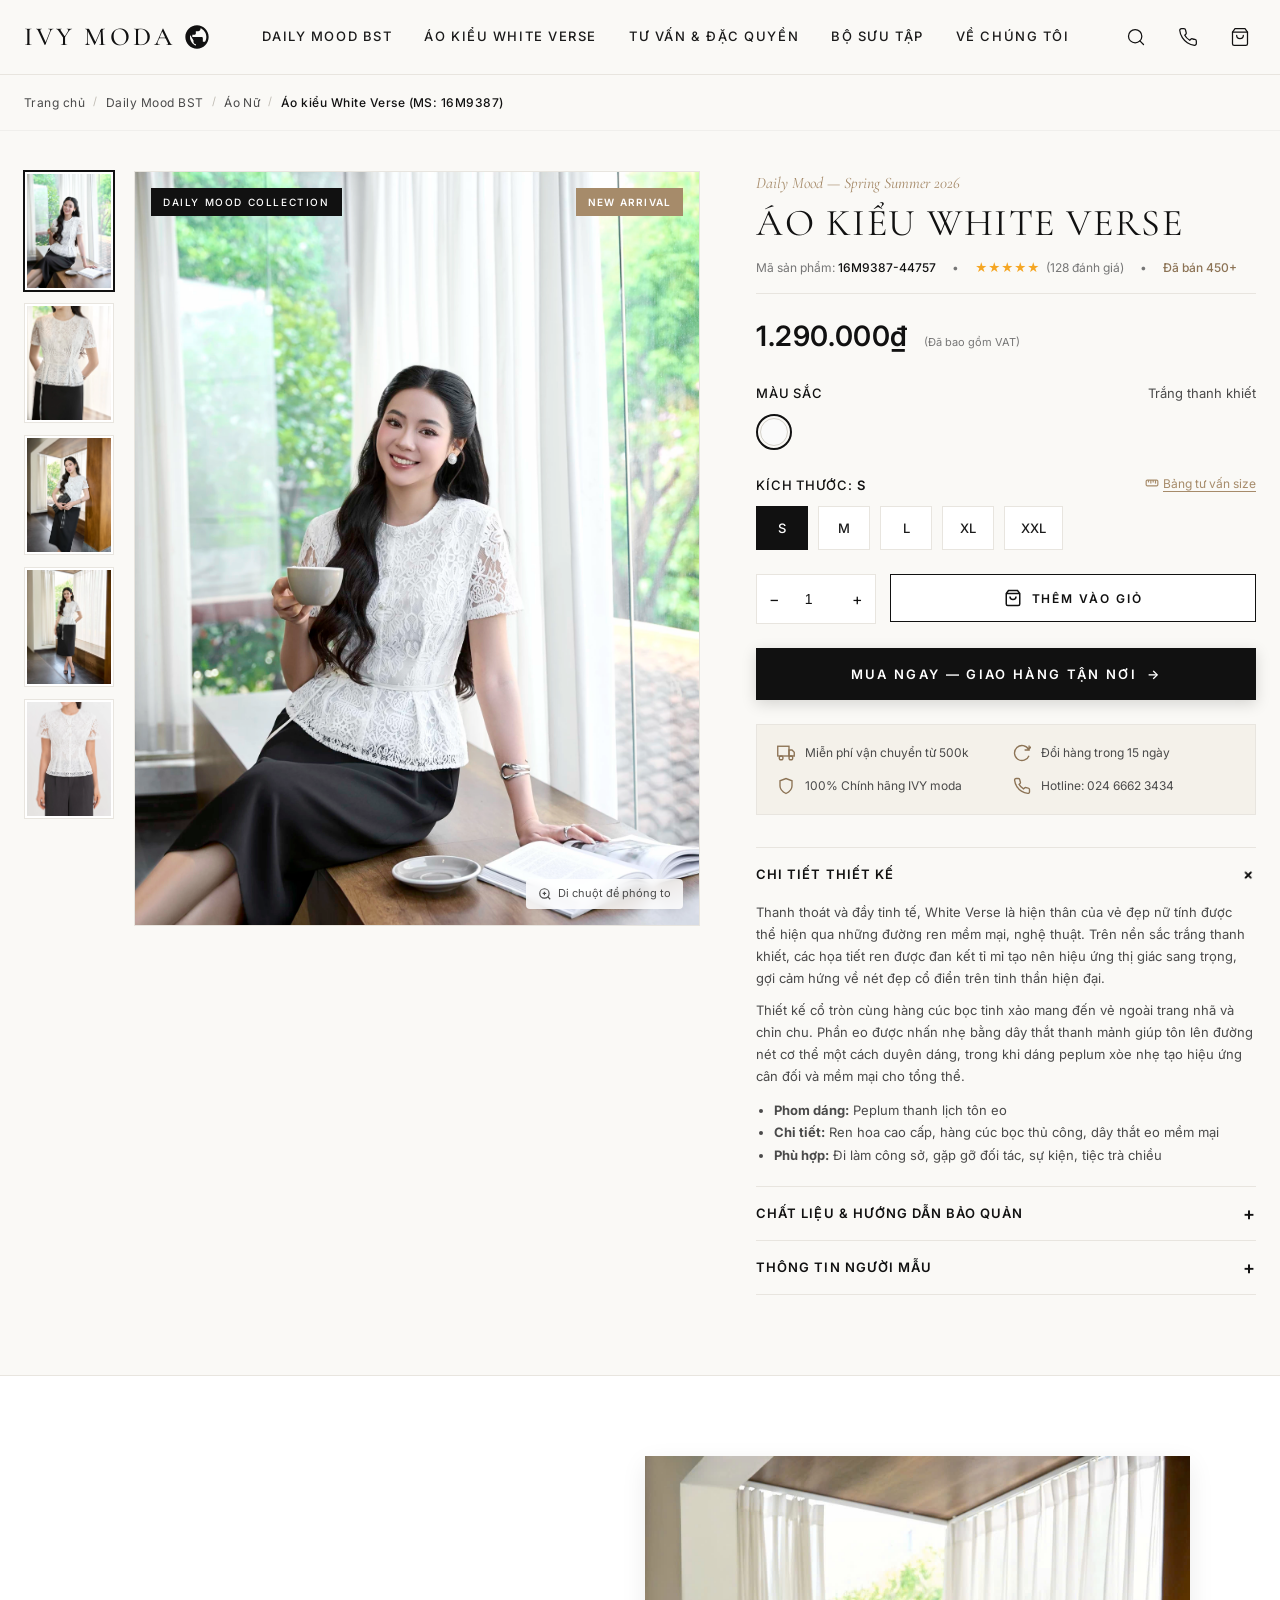
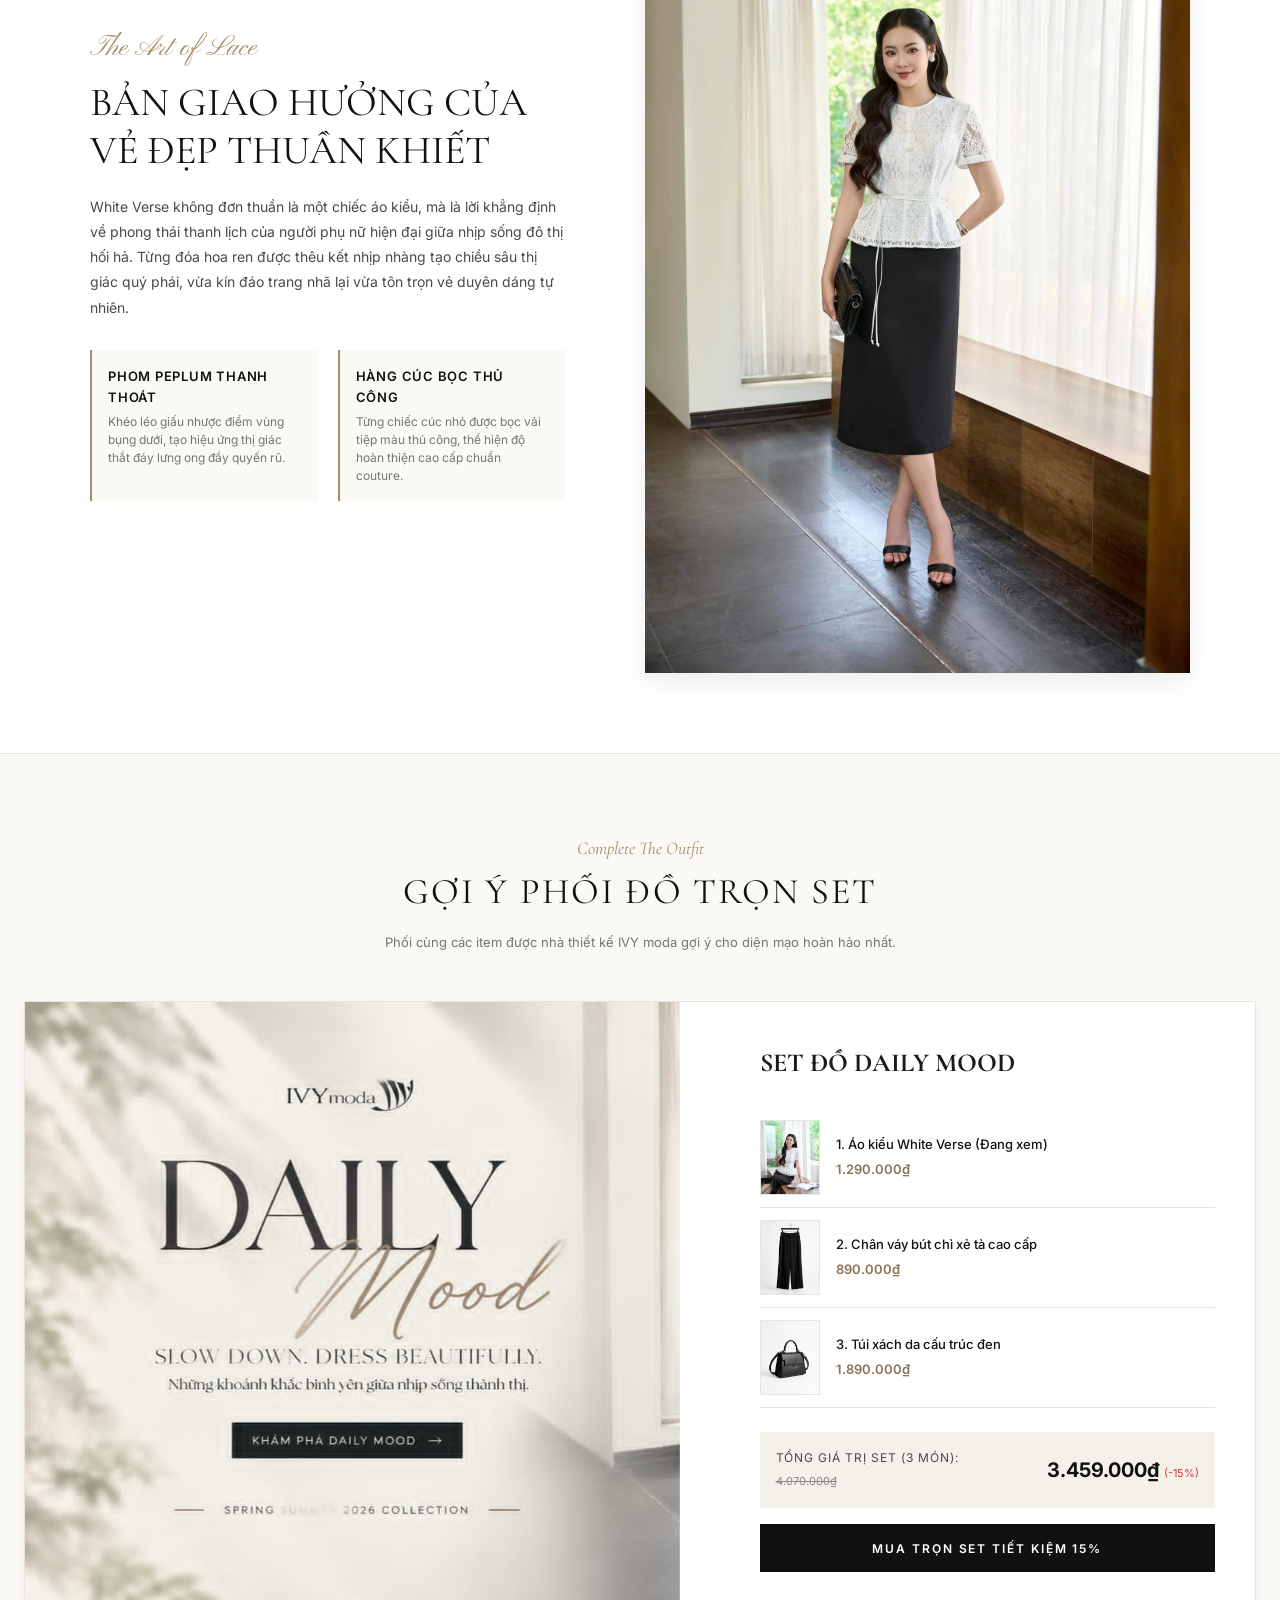
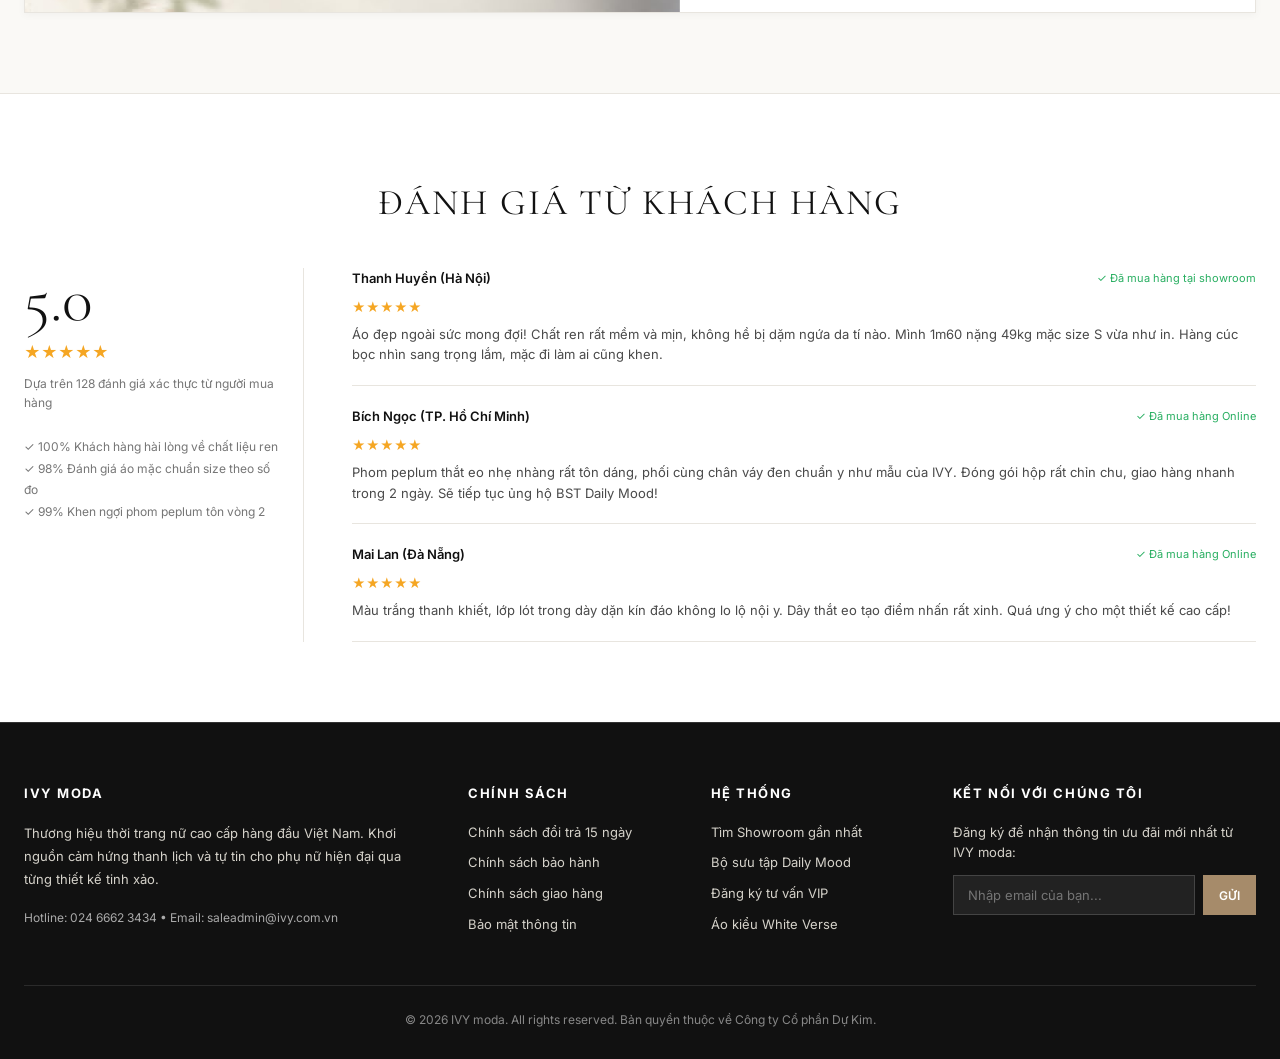
<file: white-verse.html>
<!DOCTYPE html>
<html lang="vi">

<head>
  <meta charset="UTF-8">
  <meta name="viewport" content="width=device-width, initial-scale=1.0">
  <title>Áo kiểu White Verse (MS: 16M9387) | IVY moda</title>
  <meta name="description"
    content="Thanh thoát và đầy tinh tế, Áo kiểu White Verse là hiện thân của vẻ đẹp nữ tính với ren hoa cao cấp, phom peplum tôn dáng từ BST Daily Mood IVY moda.">
  <meta property="og:title" content="Áo kiểu White Verse — IVY moda">
  <meta property="og:description" content="Phom peplum thanh lịch, ren hoa cao cấp, cúc bọc tinh xảo. BST Daily Mood.">
  <meta property="og:image" content="assets/images/wv-1.webp">

  <!-- Google Fonts -->
  <link rel="preconnect" href="https://fonts.googleapis.com">
  <link rel="preconnect" href="https://fonts.gstatic.com" crossorigin>
  <link
    href="https://fonts.googleapis.com/css2?family=Cormorant+Garamond:ital,wght@0,300;0,400;0,500;0,600;1,400&family=Inter:wght@300;400;500;600;700&family=Pinyon+Script&display=swap"
    rel="stylesheet">

  <!-- Stylesheet -->
  <link rel="stylesheet" href="css/product.css">
</head>

<body>

  <!-- ════════════════════════════════════════
       (2) SITE HEADER
       ════════════════════════════════════════ -->
  <header class="product-header">
    <div class="container product-header-inner">
      <a href="index.html" class="brand-logo" aria-label="IVY moda trang chủ">
        <span>IVY moda</span>
        <svg class="brand-logo-icon" viewBox="0 0 24 24">
          <path
            d="M12 2C6.48 2 2 6.48 2 12s4.48 10 10 10 10-4.48 10-10S17.52 2 12 2zm1 17.93c-3.95-.49-7-3.85-7-7.93 0-.62.08-1.21.21-1.79L9 15v1c0 1.1.9 2 2 2v1.93zm6.9-2.54c-.26-.81-1-1.39-1.9-1.39h-1v-3c0-.55-.45-1-1-1H8v-2h2c.55 0 1-.45 1-1V7h2c1.1 0 2-.9 2-2v-.41c2.93 1.19 5 4.06 5 7.41 0 2.08-.8 3.97-2.1 5.39z" />
        </svg>
      </a>

      <nav class="nav-links" aria-label="Menu chính">
        <a href="index.html">DAILY MOOD BST</a>
        <a href="product.html">ÁO KIỂU WHITE VERSE</a>
        <a href="consultation.html">TƯ VẤN &amp; ĐẶC QUYỀN</a>
        <a href="#">BỘ SƯU TẬP</a>
        <a href="#">VỀ CHÚNG TÔI</a>
      </nav>

      <div class="header-tools">
        <button class="tool-btn" aria-label="Tìm kiếm">
          <svg width="20" height="20" viewBox="0 0 24 24" fill="none" stroke="currentColor" stroke-width="1.5"
            stroke-linecap="round" stroke-linejoin="round">
            <circle cx="11" cy="11" r="8" />
            <line x1="21" y1="21" x2="16.65" y2="16.65" />
          </svg>
        </button>
        <a href="tel:02466623434" class="tool-btn" aria-label="Hotline tư vấn">
          <svg width="20" height="20" viewBox="0 0 24 24" fill="none" stroke="currentColor" stroke-width="1.5"
            stroke-linecap="round" stroke-linejoin="round">
            <path
              d="M22 16.92v3a2 2 0 0 1-2.18 2 19.79 19.79 0 0 1-8.63-3.07 19.5 19.5 0 0 1-6-6 19.79 19.79 0 0 1-3.07-8.67A2 2 0 0 1 4.11 2h3a2 2 0 0 1 2 1.72 12.84 12.84 0 0 0 .7 2.81 2 2 0 0 1-.45 2.11L8.09 9.91a16 16 0 0 0 6 6l1.27-1.27a2 2 0 0 1 2.11-.45 12.84 12.84 0 0 0 2.81.7A2 2 0 0 1 22 16.92z" />
          </svg>
        </a>
        <button class="tool-btn js-add-to-cart" aria-label="Giỏ hàng">
          <svg width="20" height="20" viewBox="0 0 24 24" fill="none" stroke="currentColor" stroke-width="1.5"
            stroke-linecap="round" stroke-linejoin="round">
            <path d="M6 2L3 6v14a2 2 0 002 2h14a2 2 0 002-2V6l-3-4z" />
            <line x1="3" y1="6" x2="21" y2="6" />
            <path d="M16 10a4 4 0 01-8 0" />
          </svg>
          <span class="cart-count" id="cartCounter" style="display: none;">0</span>
        </button>
      </div>
    </div>
  </header>

  <!-- ════════════════════════════════════════
       (3) BREADCRUMBS
       ════════════════════════════════════════ -->
  <div class="breadcrumb-wrap">
    <div class="container">
      <ul class="breadcrumb-list">
        <li><a href="index.html">Trang chủ</a></li>
        <li class="breadcrumb-separator">/</li>
        <li><a href="index.html">Daily Mood BST</a></li>
        <li class="breadcrumb-separator">/</li>
        <li><a href="#">Áo Nữ</a></li>
        <li class="breadcrumb-separator">/</li>
        <li class="breadcrumb-current">Áo kiểu White Verse (MS: 16M9387)</li>
      </ul>
    </div>
  </div>

  <main>
    <!-- ════════════════════════════════════════
         (4) MAIN PRODUCT STAGE
         ════════════════════════════════════════ -->
    <section class="product-main-stage">
      <div class="container">
        <div class="product-grid">

          <!-- ── Column 1: Sticky Image Gallery ── -->
          <div class="product-gallery">
            <div class="gallery-thumbs" aria-label="Hình ảnh thu nhỏ">
              <div class="thumb-item active" data-full="assets/images/wv-1.webp">
                <img src="assets/images/wv-1.webp" alt="Áo kiểu White Verse góc chính diện">
              </div>
              <div class="thumb-item" data-full="assets/images/wv-2.webp">
                <img src="assets/images/wv-2.webp" alt="Áo kiểu White Verse góc nghiêng thanh lịch">
              </div>
              <div class="thumb-item" data-full="assets/images/wv-3.webp">
                <img src="assets/images/wv-3.webp" alt="Áo kiểu White Verse góc lưng">
              </div>
              <div class="thumb-item" data-full="assets/images/wv-4.webp">
                <img src="assets/images/wv-4.webp" alt="Chi tiết ren hoa và hàng cúc bọc">
              </div>
              <div class="thumb-item" data-full="assets/images/wv-5.webp">
                <img src="assets/images/wv-5.webp" alt="Cận cảnh cổ áo và cầu vai">
              </div>
            </div>

            <div class="gallery-main">
              <span class="badge-collection">DAILY MOOD COLLECTION</span>
              <span class="badge-new">NEW ARRIVAL</span>
              <img id="mainProductImg" src="assets/images/wv-1.webp" alt="Áo kiểu White Verse — IVY moda">
              <div class="gallery-hint">
                <svg width="14" height="14" viewBox="0 0 24 24" fill="none" stroke="currentColor" stroke-width="2">
                  <circle cx="11" cy="11" r="8" />
                  <line x1="21" y1="21" x2="16.65" y2="16.65" />
                  <line x1="11" y1="8" x2="11" y2="14" />
                  <line x1="8" y1="11" x2="14" y2="11" />
                </svg>
                <span>Di chuột để phóng to</span>
              </div>
            </div>
          </div>

          <!-- ── Column 2: Purchasing & Specs Panel ── -->
          <div class="product-info-panel">
            <span class="product-collection-sub">Daily Mood — Spring Summer 2026</span>
            <h1 class="product-title">ÁO KIỂU WHITE VERSE</h1>

            <div class="product-meta-row">
              <div class="product-sku">Mã sản phẩm: <strong>16M9387-44757</strong></div>
              <span>•</span>
              <div class="product-rating">
                <span>★★★★★</span>
                <span class="rating-count">(128 đánh giá)</span>
              </div>
              <span>•</span>
              <div class="product-sold" style="color: var(--color-gold-dark); font-weight: 500;">Đã bán 450+</div>
            </div>

            <div class="product-price-box">
              <div class="product-price-current">1.290.000₫</div>
              <div class="product-vat-tag">(Đã bao gồm VAT)</div>
            </div>

            <!-- Color Swatch -->
            <div class="option-block">
              <div class="option-header">
                <span class="option-title">MÀU SẮC</span>
                <span class="option-selected-val">Trắng thanh khiết</span>
              </div>
              <div class="color-list">
                <div class="color-btn active" title="Trắng thanh khiết">
                  <div class="color-swatch-circle"></div>
                </div>
              </div>
            </div>

            <!-- Size Selector -->
            <div class="option-block">
              <div class="option-header">
                <span class="option-title">KÍCH THƯỚC: <span id="selectedSizeLabel"
                    style="color: var(--color-ink); font-weight: 600;">S</span></span>
                <a href="#size-guide" class="size-guide-link" id="openSizeGuide">
                  <svg width="14" height="14" viewBox="0 0 24 24" fill="none" stroke="currentColor" stroke-width="2">
                    <rect x="2" y="7" width="20" height="10" rx="2" />
                    <line x1="6" y1="7" x2="6" y2="11" />
                    <line x1="10" y1="7" x2="10" y2="13" />
                    <line x1="14" y1="7" x2="14" y2="11" />
                    <line x1="18" y1="7" x2="18" y2="13" />
                  </svg>
                  Bảng tư vấn size
                </a>
              </div>
              <div class="size-list">
                <button type="button" class="size-btn active" data-size="S">S</button>
                <button type="button" class="size-btn" data-size="M">M</button>
                <button type="button" class="size-btn" data-size="L">L</button>
                <button type="button" class="size-btn" data-size="XL">XL</button>
                <button type="button" class="size-btn" data-size="XXL">XXL</button>
              </div>
            </div>

            <!-- Quantity & Add to Cart -->
            <div class="purchase-row">
              <div class="qty-stepper">
                <button type="button" class="qty-btn" id="qtyMinus">−</button>
                <input type="number" class="qty-input" id="qtyInput" value="1" min="1" max="99" aria-label="Số lượng">
                <button type="button" class="qty-btn" id="qtyPlus">+</button>
              </div>
              <button type="button" class="btn-add-cart js-add-to-cart">
                <svg width="18" height="18" viewBox="0 0 24 24" fill="none" stroke="currentColor" stroke-width="2">
                  <path d="M6 2L3 6v14a2 2 0 002 2h14a2 2 0 002-2V6l-3-4z" />
                  <line x1="3" y1="6" x2="21" y2="6" />
                  <path d="M16 10a4 4 0 01-8 0" />
                </svg>
                <span>THÊM VÀO GIỎ</span>
              </button>
            </div>

            <button type="button" class="btn-buy-now js-buy-now">
              <span>MUA NGAY — GIAO HÀNG TẬN NƠI</span>
              <span>&rarr;</span>
            </button>

            <!-- Service Guarantees -->
            <div class="service-badges">
              <div class="service-item">
                <svg width="18" height="18" viewBox="0 0 24 24" fill="none" stroke="currentColor" stroke-width="1.8">
                  <rect x="1" y="3" width="15" height="13" />
                  <polygon points="16 8 20 8 23 11 23 16 16 16 16 8" />
                  <circle cx="5.5" cy="18.5" r="2.5" />
                  <circle cx="18.5" cy="18.5" r="2.5" />
                </svg>
                <span>Miễn phí vận chuyển từ 500k</span>
              </div>
              <div class="service-item">
                <svg width="18" height="18" viewBox="0 0 24 24" fill="none" stroke="currentColor" stroke-width="1.8">
                  <path d="M21.5 2v6h-6M21.34 15.57a10 10 0 1 1-.57-8.38l5.67-5.67" />
                </svg>
                <span>Đổi hàng trong 15 ngày</span>
              </div>
              <div class="service-item">
                <svg width="18" height="18" viewBox="0 0 24 24" fill="none" stroke="currentColor" stroke-width="1.8">
                  <path d="M12 22s8-4 8-10V5l-8-3-8 3v7c0 6 8 10 8 10z" />
                </svg>
                <span>100% Chính hãng IVY moda</span>
              </div>
              <div class="service-item">
                <svg width="18" height="18" viewBox="0 0 24 24" fill="none" stroke="currentColor" stroke-width="1.8">
                  <path
                    d="M22 16.92v3a2 2 0 0 1-2.18 2 19.79 19.79 0 0 1-8.63-3.07 19.5 19.5 0 0 1-6-6 19.79 19.79 0 0 1-3.07-8.67A2 2 0 0 1 4.11 2h3a2 2 0 0 1 2 1.72 12.84 12.84 0 0 0 .7 2.81 2 2 0 0 1-.45 2.11L8.09 9.91a16 16 0 0 0 6 6l1.27-1.27a2 2 0 0 1 2.11-.45 12.84 12.84 0 0 0 2.81.7A2 2 0 0 1 22 16.92z" />
                </svg>
                <span>Hotline: 024 6662 3434</span>
              </div>
            </div>

            <!-- Product Accordion -->
            <div class="product-accordion">
              <div class="accordion-item active">
                <button type="button" class="accordion-header">
                  <span>CHI TIẾT THIẾT KẾ</span>
                  <span class="accordion-icon">+</span>
                </button>
                <div class="accordion-content">
                  <p>Thanh thoát và đầy tinh tế, White Verse là hiện thân của vẻ đẹp nữ tính được thể hiện qua những
                    đường ren mềm mại, nghệ thuật. Trên nền sắc trắng thanh khiết, các họa tiết ren được đan kết tỉ mỉ
                    tạo nên hiệu ứng thị giác sang trọng, gợi cảm hứng về nét đẹp cổ điển trên tinh thần hiện đại.</p>
                  <p style="margin-top: 10px;">Thiết kế cổ tròn cùng hàng cúc bọc tinh xảo mang đến vẻ ngoài trang nhã
                    và chỉn chu. Phần eo được nhấn nhẹ bằng dây thắt thanh mảnh giúp tôn lên đường nét cơ thể một cách
                    duyên dáng, trong khi dáng peplum xòe nhẹ tạo hiệu ứng cân đối và mềm mại cho tổng thể.</p>
                  <ul style="margin-top: 12px; padding-left: 18px;">
                    <li><strong>Phom dáng:</strong> Peplum thanh lịch tôn eo</li>
                    <li><strong>Chi tiết:</strong> Ren hoa cao cấp, hàng cúc bọc thủ công, dây thắt eo mềm mại</li>
                    <li><strong>Phù hợp:</strong> Đi làm công sở, gặp gỡ đối tác, sự kiện, tiệc trà chiều</li>
                  </ul>
                </div>
              </div>

              <div class="accordion-item">
                <button type="button" class="accordion-header">
                  <span>CHẤT LIỆU & HƯỚNG DẪN BẢO QUẢN</span>
                  <span class="accordion-icon">+</span>
                </button>
                <div class="accordion-content">
                  <p><strong>Chất liệu:</strong> Ren mềm cao cấp dệt họa tiết nổi, phối lớp lót habutai mềm mịn, thoáng
                    nhẹ, thấm hút mồ hôi tốt.</p>
                  <ul style="margin-top: 10px; padding-left: 18px;">
                    <li>Giặt tay bằng nước lạnh hoặc giặt máy chế độ nhẹ (cho vào túi giặt).</li>
                    <li>Không sử dụng chất tẩy mạnh chứa clo để bảo vệ sắc trắng tinh khiết.</li>
                    <li>Ủi ở nhiệt độ thấp hoặc sử dụng bàn ủi hơi nước.</li>
                    <li>Phơi trong bóng râm, tránh ánh nắng gắt trực tiếp.</li>
                  </ul>
                </div>
              </div>

              <div class="accordion-item">
                <button type="button" class="accordion-header">
                  <span>THÔNG TIN NGƯỜI MẪU</span>
                  <span class="accordion-icon">+</span>
                </button>
                <div class="accordion-content">
                  <p>Người mẫu trong lookbook chính thức của bộ sưu tập Daily Mood:</p>
                  <table class="model-stats-table">
                    <tr>
                      <td>Chiều cao</td>
                      <td>164 cm</td>
                    </tr>
                    <tr>
                      <td>Cân nặng</td>
                      <td>48 kg</td>
                    </tr>
                    <tr>
                      <td>Số đo 3 vòng</td>
                      <td>85 – 62 – 90 cm</td>
                    </tr>
                    <tr>
                      <td>Size mặc chụp</td>
                      <td>Size S chuẩn phom</td>
                    </tr>
                  </table>
                </div>
              </div>
            </div>

          </div>
        </div>
      </div>
    </section>

    <!-- ════════════════════════════════════════
         (5) STORY & CRAFTSMANSHIP
         ════════════════════════════════════════ -->
    <section class="product-story-section">
      <div class="container">
        <div class="story-container">
          <div class="story-text-wrap">
            <div class="story-tag">The Art of Lace</div>
            <h2 class="story-heading">Bản Giao Hưởng Của Vẻ Đẹp Thuần Khiết</h2>
            <p class="story-desc">
              White Verse không đơn thuần là một chiếc áo kiểu, mà là lời khẳng định về phong thái thanh lịch của người
              phụ nữ hiện đại giữa nhịp sống đô thị hối hả. Từng đóa hoa ren được thêu kết nhịp nhàng tạo chiều sâu thị
              giác quý phái, vừa kín đáo trang nhã lại vừa tôn trọn vẻ duyên dáng tự nhiên.
            </p>
            <div class="story-features">
              <div class="feature-box">
                <h4>Phom Peplum Thanh Thoát</h4>
                <p>Khéo léo giấu nhược điểm vùng bụng dưới, tạo hiệu ứng thị giác thắt đáy lưng ong đầy quyến rũ.</p>
              </div>
              <div class="feature-box">
                <h4>Hàng Cúc Bọc Thủ Công</h4>
                <p>Từng chiếc cúc nhỏ được bọc vải tiệp màu thủ công, thể hiện độ hoàn thiện cao cấp chuẩn couture.</p>
              </div>
            </div>
          </div>
          <div class="story-img-wrap">
            <img src="assets/images/right.jpg" alt="Bộ sưu tập Daily Mood — người mẫu diện White Verse">
          </div>
        </div>
      </div>
    </section>

    <!-- ════════════════════════════════════════
         (6) MIX & MATCH — SHOP THE LOOK
         ════════════════════════════════════════ -->
    <section class="mix-match-section">
      <div class="container">
        <div class="section-header-center">
          <span class="section-subtitle">Complete The Outfit</span>
          <h2 class="section-title">GỢI Ý PHỐI ĐỒ TRỌN SET</h2>
          <p class="section-desc">Phối cùng các item được nhà thiết kế IVY moda gợi ý cho diện mạo hoàn hảo nhất.</p>
        </div>

        <div class="look-bundle-grid">
          <div class="look-visual">
            <img src="assets/images/template.jpg" alt="Set đồ hoàn chỉnh phong cách Daily Mood">
          </div>
          <div class="look-items-list">
            <h3>SET ĐỒ DAILY MOOD</h3>

            <div class="bundle-item">
              <img src="assets/images/wv-1.webp" alt="Áo kiểu White Verse" class="bundle-item-img">
              <div class="bundle-item-info">
                <div class="bundle-item-name">1. Áo kiểu White Verse (Đang xem)</div>
                <div class="bundle-item-price">1.290.000₫</div>
              </div>
            </div>

            <div class="bundle-item">
              <img src="assets/images/product-2.jpg" alt="Chân váy bút chì xẻ tà" class="bundle-item-img">
              <div class="bundle-item-info">
                <div class="bundle-item-name">2. Chân váy bút chì xẻ tà cao cấp</div>
                <div class="bundle-item-price">890.000₫</div>
              </div>
            </div>

            <div class="bundle-item">
              <img src="assets/images/product-4.jpg" alt="Túi xách da cấu trúc" class="bundle-item-img">
              <div class="bundle-item-info">
                <div class="bundle-item-name">3. Túi xách da cấu trúc đen</div>
                <div class="bundle-item-price">1.890.000₫</div>
              </div>
            </div>

            <div class="bundle-pricing">
              <div>
                <div class="bundle-total-label">Tổng giá trị set (3 món):</div>
                <span style="font-size: 11px; color: #888; text-decoration: line-through;">4.070.000₫</span>
              </div>
              <div class="bundle-total-price">3.459.000₫ <span
                  style="font-size: 11px; color: #D9383A; font-weight: normal;">(-15%)</span></div>
            </div>

            <button type="button" class="btn-bundle-buy js-add-to-cart">
              MUA TRỌN SET TIẾT KIỆM 15%
            </button>
          </div>
        </div>
      </div>
    </section>

    <!-- ════════════════════════════════════════
         (7) CUSTOMER REVIEWS
         ════════════════════════════════════════ -->
    <section class="reviews-section">
      <div class="container">
        <div class="section-header-center" style="margin-bottom: 36px;">
          <h2 class="section-title">ĐÁNH GIÁ TỪ KHÁCH HÀNG</h2>
        </div>

        <div class="reviews-grid">
          <div class="reviews-summary">
            <div class="rating-big-number">5.0</div>
            <div class="reviews-stars-row">★★★★★</div>
            <div class="reviews-count-text">Dựa trên 128 đánh giá xác thực từ người mua hàng</div>
            <div style="font-size: 12px; line-height: 1.8; color: var(--color-gray);">
              <div>✓ 100% Khách hàng hài lòng về chất liệu ren</div>
              <div>✓ 98% Đánh giá áo mặc chuẩn size theo số đo</div>
              <div>✓ 99% Khen ngợi phom peplum tôn vòng 2</div>
            </div>
          </div>

          <div class="reviews-list">
            <div class="review-card">
              <div class="review-author-row">
                <span class="review-author">Thanh Huyền (Hà Nội)</span>
                <span class="review-verified">✓ Đã mua hàng tại showroom</span>
              </div>
              <div style="color: #F5A623; font-size: 13px;">★★★★★</div>
              <p class="review-comment">
                Áo đẹp ngoài sức mong đợi! Chất ren rất mềm và mịn, không hề bị dặm ngứa da tí nào. Mình 1m60 nặng 49kg
                mặc size S vừa như in. Hàng cúc bọc nhìn sang trọng lắm, mặc đi làm ai cũng khen.
              </p>
            </div>

            <div class="review-card">
              <div class="review-author-row">
                <span class="review-author">Bích Ngọc (TP. Hồ Chí Minh)</span>
                <span class="review-verified">✓ Đã mua hàng Online</span>
              </div>
              <div style="color: #F5A623; font-size: 13px;">★★★★★</div>
              <p class="review-comment">
                Phom peplum thắt eo nhẹ nhàng rất tôn dáng, phối cùng chân váy đen chuẩn y như mẫu của IVY. Đóng gói hộp
                rất chỉn chu, giao hàng nhanh trong 2 ngày. Sẽ tiếp tục ủng hộ BST Daily Mood!
              </p>
            </div>

            <div class="review-card">
              <div class="review-author-row">
                <span class="review-author">Mai Lan (Đà Nẵng)</span>
                <span class="review-verified">✓ Đã mua hàng Online</span>
              </div>
              <div style="color: #F5A623; font-size: 13px;">★★★★★</div>
              <p class="review-comment">
                Màu trắng thanh khiết, lớp lót trong dày dặn kín đáo không lo lộ nội y. Dây thắt eo tạo điểm nhấn rất
                xinh. Quá ưng ý cho một thiết kế cao cấp!
              </p>
            </div>
          </div>
        </div>
      </div>
    </section>
  </main>

  <!-- ════════════════════════════════════════
       (8) MOBILE STICKY PURCHASE BAR
       ════════════════════════════════════════ -->
  <div class="mobile-sticky-bar">
    <div class="mobile-bar-inner">
      <div class="mobile-price-tag">
        <span>Giá sản phẩm</span>
        <strong>1.290.000₫</strong>
      </div>
      <button type="button" class="btn-add-cart js-add-to-cart" style="flex: 1; height: 44px; font-size: 11px;">
        THÊM GIỎ
      </button>
      <button type="button" class="btn-buy-now js-buy-now"
        style="flex: 1.2; height: 44px; margin-bottom: 0; font-size: 11px;">
        MUA NGAY
      </button>
    </div>
  </div>

  <!-- ════════════════════════════════════════
       (9) MODAL: SIZE GUIDE POPUP
       ════════════════════════════════════════ -->
  <div class="modal-overlay" id="sizeGuideModal" role="dialog" aria-modal="true" aria-labelledby="sizeModalTitle">
    <div class="modal-container">
      <button type="button" class="modal-close-btn" id="closeSizeGuide" aria-label="Đóng bảng size">&times;</button>
      <h3 class="modal-title" id="sizeModalTitle">BẢNG TƯ VẤN KÍCH CỠ NỮ (IVY MODA)</h3>
      <p style="text-align: center; font-size: 13px; color: var(--color-gray); margin-bottom: 20px;">
        Áp dụng cho sản phẩm Áo kiểu White Verse (MS: 16M9387)
      </p>

      <table class="size-table">
        <thead>
          <tr>
            <th>SIZE</th>
            <th>VAI (cm)</th>
            <th>NGỰC (cm)</th>
            <th>EO (cm)</th>
            <th>CHIỀU CAO (cm)</th>
            <th>CÂN NẶNG (kg)</th>
          </tr>
        </thead>
        <tbody>
          <tr>
            <td><strong>S</strong></td>
            <td>36</td>
            <td>82 – 85</td>
            <td>64 – 66</td>
            <td>152 – 160</td>
            <td>44 – 48</td>
          </tr>
          <tr>
            <td><strong>M</strong></td>
            <td>37</td>
            <td>86 – 89</td>
            <td>68 – 70</td>
            <td>156 – 164</td>
            <td>49 – 53</td>
          </tr>
          <tr>
            <td><strong>L</strong></td>
            <td>38</td>
            <td>90 – 93</td>
            <td>72 – 74</td>
            <td>160 – 168</td>
            <td>54 – 58</td>
          </tr>
          <tr>
            <td><strong>XL</strong></td>
            <td>39</td>
            <td>94 – 97</td>
            <td>76 – 78</td>
            <td>162 – 170</td>
            <td>59 – 63</td>
          </tr>
          <tr>
            <td><strong>XXL</strong></td>
            <td>40</td>
            <td>98 – 102</td>
            <td>80 – 82</td>
            <td>164 – 172</td>
            <td>64 – 68</td>
          </tr>
        </tbody>
      </table>

      <div
        style="margin-top: 20px; font-size: 12px; color: var(--color-gray-dark); background: var(--color-ivory-warm); padding: 14px;">
        <strong>* Lưu ý:</strong> Nếu số đo của quý khách nằm ở khoảng giữa hai size, IVY moda khuyên bạn nên chọn size
        lớn hơn để tạo cảm giác thoải mái nhất khi cử động với chất liệu ren.
      </div>
    </div>
  </div>

  <!-- ════════════════════════════════════════
       (10) MODAL: FAST CHECKOUT / MUA NGAY
       ════════════════════════════════════════ -->
  <div class="modal-overlay" id="buyNowModal" role="dialog" aria-modal="true" aria-labelledby="buyModalTitle">
    <div class="modal-container order-modal-box">
      <button type="button" class="modal-close-btn" id="closeBuyNow" aria-label="Đóng đặt hàng">&times;</button>
      <h3 class="modal-title" id="buyModalTitle" style="font-size: 24px;">ĐẶT HÀNG NHANH</h3>

      <div
        style="display: flex; gap: 14px; margin-bottom: 20px; padding: 12px; background: var(--color-ivory-warm); align-items: center;">
        <img src="assets/images/wv-1.webp" alt="White Verse" style="width: 50px; height: 65px; object-fit: cover;">
        <div style="font-size: 13px;">
          <strong>Áo kiểu White Verse</strong>
          <div>Size: <span id="orderModalSize" style="font-weight: 600;">S</span> | Số lượng: <span id="orderModalQty"
              style="font-weight: 600;">1</span></div>
          <div style="color: var(--color-gold-dark); font-weight: 600;" id="orderModalTotal">1.290.000₫</div>
        </div>
      </div>

      <form id="fastOrderForm">
        <div class="form-group">
          <label for="orderName">Họ và tên của bạn *</label>
          <input type="text" id="orderName" class="form-input" placeholder="Ví dụ: Nguyễn Phương Linh" required>
        </div>
        <div class="form-group">
          <label for="orderPhone">Số điện thoại nhận hàng *</label>
          <input type="tel" id="orderPhone" class="form-input" placeholder="Ví dụ: 0912 345 678" required>
        </div>
        <div class="form-group">
          <label for="orderAddress">Địa chỉ nhận hàng *</label>
          <input type="text" id="orderAddress" class="form-input"
            placeholder="Số nhà, tên đường, phường/xã, quận/huyện..." required>
        </div>
        <button type="submit" class="btn-buy-now" style="margin-top: 20px; margin-bottom: 8px;">
          XÁC NHẬN ĐẶT HÀNG NGAY
        </button>
        <p style="text-align: center; font-size: 11px; color: var(--color-gray);">
          Thanh toán khi nhận hàng (COD) • Miễn phí kiểm tra hàng trước khi thanh toán
        </p>
      </form>
    </div>
  </div>

  <!-- ════════════════════════════════════════
       (11) TOAST NOTIFICATION
       ════════════════════════════════════════ -->
  <div class="toast-msg" id="toastMsg" role="status" aria-live="polite">
    <svg width="20" height="20" viewBox="0 0 24 24" fill="none" stroke="#27ae60" stroke-width="2">
      <path d="M22 11.08V12a10 10 0 1 1-5.93-9.14" />
      <polyline points="22 4 12 14.01 9 11.01" />
    </svg>
    <span id="toastText">Đã thêm vào giỏ hàng thành công!</span>
  </div>

  <!-- ════════════════════════════════════════
       (12) SITE FOOTER
       ════════════════════════════════════════ -->
  <footer class="product-footer">
    <div class="container">
      <div class="footer-grid">
        <div class="footer-col">
          <h4>IVY MODA</h4>
          <p style="font-size: 13px; line-height: 1.8; margin-bottom: 16px;">
            Thương hiệu thời trang nữ cao cấp hàng đầu Việt Nam. Khơi nguồn cảm hứng thanh lịch và tự tin cho phụ nữ
            hiện đại qua từng thiết kế tinh xảo.
          </p>
          <p style="font-size: 12px; color: #aaa;">Hotline: 024 6662 3434 • Email: saleadmin@ivy.com.vn</p>
        </div>
        <div class="footer-col">
          <h4>CHÍNH SÁCH</h4>
          <ul>
            <li><a href="#">Chính sách đổi trả 15 ngày</a></li>
            <li><a href="#">Chính sách bảo hành</a></li>
            <li><a href="#">Chính sách giao hàng</a></li>
            <li><a href="#">Bảo mật thông tin</a></li>
          </ul>
        </div>
        <div class="footer-col">
          <h4>HỆ THỐNG</h4>
          <ul>
            <li><a href="#">Tìm Showroom gần nhất</a></li>
            <li><a href="index.html">Bộ sưu tập Daily Mood</a></li>
            <li><a href="consultation.html">Đăng ký tư vấn VIP</a></li>
            <li><a href="product.html">Áo kiểu White Verse</a></li>
          </ul>
        </div>
        <div class="footer-col">
          <h4>KẾT NỐI VỚI CHÚNG TÔI</h4>
          <p style="font-size: 13px; margin-bottom: 12px;">Đăng ký để nhận thông tin ưu đãi mới nhất từ IVY moda:</p>
          <div style="display: flex; gap: 8px;">
            <input type="email" placeholder="Nhập email của bạn..." class="form-input"
              style="height: 40px; background: #222; border-color: #444; color: #fff;">
            <button type="button"
              style="background: var(--color-gold); color: #fff; padding: 0 16px; font-size: 12px; font-weight: 600;">GỬI</button>
          </div>
        </div>
      </div>
      <div class="footer-bottom">
        &copy; 2026 IVY moda. All rights reserved. Bản quyền thuộc về Công ty Cổ phần Dự Kim.
      </div>
    </div>
  </footer>

  <!-- Scripts -->
  <script src="js/product-detail.js"></script>
</body>

</html>
</file>
<file: css/product.css>
/* ==========================================================================
   IVY MODA — Áo Kiểu White Verse (MS: 16M9387)
   Dedicated Luxury Product Landing Page Stylesheet
   ========================================================================== */

:root {
  --color-ivory: #FAF9F6;
  --color-ivory-warm: #F4F1EA;
  --color-white: #FFFFFF;
  --color-dark: #1A1A1A;
  --color-ink: #111111;
  --color-gray-dark: #4A4A4A;
  --color-gray: #767676;
  --color-gray-light: #E8E5DF;
  --color-gray-lighter: #F6F5F2;
  --color-gold: #A68B6A;
  --color-gold-dark: #8C7355;
  --color-accent-red: #D9383A;

  --font-display: "Cormorant Garamond", Georgia, serif;
  --font-body: "Inter", -apple-system, BlinkMacSystemFont, "Segoe UI", Roboto, sans-serif;
  --font-script: "Pinyon Script", cursive;

  --ease-luxury: cubic-bezier(0.16, 1, 0.3, 1);
  --shadow-sm: 0 2px 8px rgba(0,0,0,0.04);
  --shadow-md: 0 8px 24px rgba(0,0,0,0.08);
  --shadow-lg: 0 16px 40px rgba(0,0,0,0.12);
}

/* ── Base resets & body ── */
* {
  box-sizing: border-box;
  margin: 0;
  padding: 0;
}

body {
  font-family: var(--font-body);
  color: var(--color-dark);
  background-color: var(--color-ivory);
  line-height: 1.6;
  -webkit-font-smoothing: antialiased;
  overflow-x: hidden;
}

img {
  max-width: 100%;
  height: auto;
  display: block;
}

button {
  font-family: inherit;
  cursor: pointer;
  border: none;
  background: none;
}

a {
  color: inherit;
  text-decoration: none;
}

.container {
  width: 100%;
  max-width: 1320px;
  margin: 0 auto;
  padding: 0 24px;
}

/* ── Top Announcement Bar ── */
.announcement-bar {
  background-color: var(--color-ink);
  color: #E8E5DF;
  font-size: 11px;
  letter-spacing: 0.15em;
  text-transform: uppercase;
  text-align: center;
  padding: 8px 16px;
  display: flex;
  justify-content: center;
  align-items: center;
  gap: 20px;
}

.announcement-bar a {
  color: var(--color-gold);
  text-decoration: underline;
  text-underline-offset: 2px;
}

/* ── Site Header ── */
.product-header {
  position: sticky;
  top: 0;
  z-index: 100;
  background-color: rgba(250, 249, 246, 0.96);
  backdrop-filter: blur(10px);
  border-bottom: 1px solid var(--color-gray-light);
  padding: 16px 0;
  transition: all 0.3s var(--ease-luxury);
}

.product-header-inner {
  display: flex;
  align-items: center;
  justify-content: space-between;
}

.brand-logo {
  display: flex;
  align-items: center;
  gap: 8px;
  font-family: var(--font-display);
  font-size: 26px;
  font-weight: 500;
  letter-spacing: 0.12em;
  color: var(--color-ink);
  text-transform: uppercase;
}

.brand-logo-icon {
  width: 28px;
  height: 28px;
  fill: currentColor;
}

.nav-links {
  display: flex;
  gap: 32px;
}

.nav-links a {
  font-size: 13px;
  font-weight: 500;
  letter-spacing: 0.12em;
  text-transform: uppercase;
  position: relative;
  padding: 6px 0;
  color: var(--color-dark);
  transition: color 0.2s ease;
}

.nav-links a:hover,
.nav-links a.active {
  color: var(--color-gold-dark);
}

.nav-links a.active::after {
  content: '';
  position: absolute;
  bottom: 0;
  left: 0;
  right: 0;
  height: 2px;
  background-color: var(--color-gold);
}

.header-tools {
  display: flex;
  align-items: center;
  gap: 20px;
}

.tool-btn {
  position: relative;
  display: flex;
  align-items: center;
  justify-content: center;
  color: var(--color-ink);
  padding: 6px;
  transition: transform 0.2s ease, color 0.2s ease;
}

.tool-btn:hover {
  color: var(--color-gold);
  transform: translateY(-1px);
}

.cart-count {
  position: absolute;
  top: 0;
  right: 0;
  background-color: var(--color-ink);
  color: #fff;
  font-size: 10px;
  font-weight: 600;
  width: 17px;
  height: 17px;
  border-radius: 50%;
  display: flex;
  align-items: center;
  justify-content: center;
}

/* ── Breadcrumb ── */
.breadcrumb-wrap {
  padding: 18px 0;
  border-bottom: 1px solid rgba(0,0,0,0.04);
}

.breadcrumb-list {
  display: flex;
  align-items: center;
  flex-wrap: wrap;
  gap: 8px;
  list-style: none;
  font-size: 12px;
  color: var(--color-gray);
  letter-spacing: 0.04em;
}

.breadcrumb-list a {
  color: var(--color-gray-dark);
  transition: color 0.2s;
}

.breadcrumb-list a:hover {
  color: var(--color-gold);
}

.breadcrumb-separator {
  color: #C0BCB4;
  font-size: 11px;
}

.breadcrumb-current {
  color: var(--color-ink);
  font-weight: 500;
}

/* ── Main Product Stage ── */
.product-main-stage {
  padding: 40px 0 80px;
}

.product-grid {
  display: grid;
  grid-template-columns: 1.15fr 0.85fr;
  gap: 56px;
  align-items: start;
}

/* ── Gallery (Left Column) ── */
.product-gallery {
  display: flex;
  gap: 20px;
  position: sticky;
  top: 96px;
}

.gallery-thumbs {
  display: flex;
  flex-direction: column;
  gap: 12px;
  width: 90px;
  flex-shrink: 0;
}

.thumb-item {
  width: 100%;
  aspect-ratio: 3/4;
  border: 1px solid var(--color-gray-light);
  overflow: hidden;
  cursor: pointer;
  background-color: #fff;
  transition: all 0.25s var(--ease-luxury);
  padding: 2px;
}

.thumb-item img {
  width: 100%;
  height: 100%;
  object-fit: cover;
}

.thumb-item:hover {
  border-color: var(--color-gold);
}

.thumb-item.active {
  border-color: var(--color-ink);
  box-shadow: 0 0 0 1px var(--color-ink);
}

.gallery-main {
  position: relative;
  flex: 1;
  background-color: #fff;
  border: 1px solid var(--color-gray-light);
  overflow: hidden;
  aspect-ratio: 3/4;
}

.gallery-main img {
  width: 100%;
  height: 100%;
  object-fit: cover;
  object-position: center top;
  transition: transform 0.4s var(--ease-luxury);
}

.gallery-main:hover img {
  transform: scale(1.03);
}

.badge-collection {
  position: absolute;
  top: 16px;
  left: 16px;
  background-color: var(--color-ink);
  color: #fff;
  font-size: 10px;
  font-weight: 500;
  letter-spacing: 0.16em;
  text-transform: uppercase;
  padding: 6px 12px;
  z-index: 2;
}

.badge-new {
  position: absolute;
  top: 16px;
  right: 16px;
  background-color: var(--color-gold);
  color: #fff;
  font-size: 10px;
  font-weight: 600;
  letter-spacing: 0.12em;
  text-transform: uppercase;
  padding: 6px 12px;
  z-index: 2;
}

.gallery-hint {
  position: absolute;
  bottom: 16px;
  right: 16px;
  background-color: rgba(255,255,255,0.85);
  backdrop-filter: blur(4px);
  padding: 6px 12px;
  font-size: 11px;
  color: var(--color-gray-dark);
  display: flex;
  align-items: center;
  gap: 6px;
  border-radius: 4px;
}

/* ── Product Info (Right Column) ── */
.product-info-panel {
  display: flex;
  flex-direction: column;
}

.product-collection-sub {
  font-family: var(--font-display);
  font-size: 16px;
  font-style: italic;
  color: var(--color-gold);
  margin-bottom: 6px;
}

.product-title {
  font-family: var(--font-display);
  font-size: 38px;
  font-weight: 400;
  line-height: 1.15;
  color: var(--color-ink);
  text-transform: uppercase;
  letter-spacing: 0.04em;
  margin-bottom: 12px;
}

.product-meta-row {
  display: flex;
  align-items: center;
  gap: 16px;
  font-size: 12px;
  color: var(--color-gray);
  margin-bottom: 20px;
  padding-bottom: 16px;
  border-bottom: 1px solid var(--color-gray-light);
}

.product-sku strong {
  color: var(--color-ink);
  font-weight: 500;
}

.product-rating {
  display: flex;
  align-items: center;
  gap: 6px;
  color: #F5A623;
}

.rating-count {
  color: var(--color-gray);
}

.product-price-box {
  margin-bottom: 24px;
  display: flex;
  align-items: baseline;
  gap: 16px;
}

.product-price-current {
  font-size: 28px;
  font-weight: 600;
  color: var(--color-ink);
  letter-spacing: 0.02em;
}

.product-vat-tag {
  font-size: 11px;
  color: var(--color-gray);
}

/* ── Color Swatch ── */
.option-block {
  margin-bottom: 24px;
}

.option-header {
  display: flex;
  justify-content: space-between;
  align-items: baseline;
  margin-bottom: 10px;
  font-size: 13px;
}

.option-title {
  font-weight: 500;
  color: var(--color-ink);
  text-transform: uppercase;
  letter-spacing: 0.06em;
}

.option-selected-val {
  color: var(--color-gray-dark);
  font-weight: 400;
}

.color-list {
  display: flex;
  gap: 12px;
}

.color-btn {
  width: 36px;
  height: 36px;
  border-radius: 50%;
  border: 2px solid transparent;
  padding: 2px;
  cursor: pointer;
  transition: all 0.2s;
}

.color-btn.active {
  border-color: var(--color-ink);
}

.color-swatch-circle {
  width: 100%;
  height: 100%;
  border-radius: 50%;
  background-color: #FAFAFA;
  border: 1px solid #D5D2CA;
}

/* ── Size Selector ── */
.size-guide-link {
  font-size: 12px;
  color: var(--color-gold);
  text-decoration: underline;
  text-underline-offset: 3px;
  display: flex;
  align-items: center;
  gap: 4px;
}

.size-guide-link:hover {
  color: var(--color-gold-dark);
}

.size-list {
  display: flex;
  gap: 10px;
  flex-wrap: wrap;
}

.size-btn {
  min-width: 52px;
  height: 44px;
  padding: 0 16px;
  border: 1px solid var(--color-gray-light);
  background-color: #fff;
  color: var(--color-dark);
  font-size: 13px;
  font-weight: 500;
  text-transform: uppercase;
  display: flex;
  align-items: center;
  justify-content: center;
  cursor: pointer;
  transition: all 0.2s var(--ease-luxury);
}

.size-btn:hover {
  border-color: var(--color-ink);
}

.size-btn.active {
  background-color: var(--color-ink);
  color: #fff;
  border-color: var(--color-ink);
}

/* ── Quantity & Actions ── */
.purchase-row {
  display: flex;
  gap: 14px;
  margin-bottom: 24px;
  align-items: stretch;
}

.qty-stepper {
  display: flex;
  align-items: center;
  border: 1px solid var(--color-gray-light);
  background-color: #fff;
  width: 120px;
  flex-shrink: 0;
}

.qty-btn {
  width: 36px;
  height: 48px;
  display: flex;
  align-items: center;
  justify-content: center;
  font-size: 16px;
  color: var(--color-ink);
  transition: background 0.15s;
}

.qty-btn:hover {
  background-color: var(--color-gray-lighter);
}

.qty-input {
  width: 48px;
  text-align: center;
  border: none;
  font-size: 14px;
  font-weight: 500;
  background: transparent;
  color: var(--color-ink);
  outline: none;
}

.btn-add-cart {
  flex: 1;
  height: 48px;
  background-color: #fff;
  color: var(--color-ink);
  border: 1px solid var(--color-ink);
  font-size: 12px;
  font-weight: 600;
  letter-spacing: 0.16em;
  text-transform: uppercase;
  display: flex;
  align-items: center;
  justify-content: center;
  gap: 10px;
  cursor: pointer;
  transition: all 0.25s var(--ease-luxury);
}

.btn-add-cart:hover {
  background-color: var(--color-ink);
  color: #fff;
}

.btn-buy-now {
  width: 100%;
  height: 52px;
  background-color: var(--color-ink);
  color: #fff;
  font-size: 13px;
  font-weight: 600;
  letter-spacing: 0.18em;
  text-transform: uppercase;
  display: flex;
  align-items: center;
  justify-content: center;
  gap: 10px;
  cursor: pointer;
  margin-bottom: 24px;
  transition: all 0.25s var(--ease-luxury);
  box-shadow: 0 4px 14px rgba(0,0,0,0.15);
}

.btn-buy-now:hover {
  background-color: #2E2E2E;
  transform: translateY(-2px);
  box-shadow: 0 8px 20px rgba(0,0,0,0.22);
}

/* ── Service Guarantees ── */
.service-badges {
  background-color: var(--color-ivory-warm);
  border: 1px solid var(--color-gray-light);
  padding: 18px 20px;
  margin-bottom: 32px;
  display: grid;
  grid-template-columns: 1fr 1fr;
  gap: 14px;
}

.service-item {
  display: flex;
  align-items: center;
  gap: 10px;
  font-size: 12px;
  color: var(--color-gray-dark);
}

.service-item svg {
  flex-shrink: 0;
  color: var(--color-gold-dark);
}

/* ── Product Accordion ── */
.product-accordion {
  border-top: 1px solid var(--color-gray-light);
}

.accordion-item {
  border-bottom: 1px solid var(--color-gray-light);
}

.accordion-header {
  width: 100%;
  padding: 16px 0;
  display: flex;
  justify-content: space-between;
  align-items: center;
  font-size: 13px;
  font-weight: 600;
  letter-spacing: 0.08em;
  text-transform: uppercase;
  color: var(--color-ink);
  text-align: left;
}

.accordion-icon {
  font-size: 18px;
  transition: transform 0.3s ease;
}

.accordion-item.active .accordion-icon {
  transform: rotate(45deg);
}

.accordion-content {
  max-height: 0;
  overflow: hidden;
  transition: max-height 0.35s var(--ease-luxury);
  font-size: 13px;
  color: var(--color-gray-dark);
  line-height: 1.7;
}

.accordion-item.active .accordion-content {
  max-height: 500px;
  padding-bottom: 20px;
}

.model-stats-table {
  width: 100%;
  margin-top: 12px;
  border-collapse: collapse;
}

.model-stats-table td {
  padding: 6px 12px;
  border: 1px solid var(--color-gray-light);
  font-size: 12px;
}

.model-stats-table td:first-child {
  background-color: var(--color-ivory-warm);
  font-weight: 500;
  width: 35%;
}

/* ── Section: Story & Craftsmanship ── */
.product-story-section {
  padding: 80px 0;
  background-color: #fff;
  border-top: 1px solid var(--color-gray-light);
  border-bottom: 1px solid var(--color-gray-light);
}

.story-container {
  max-width: 1100px;
  margin: 0 auto;
  display: grid;
  grid-template-columns: 1fr 1.1fr;
  gap: 60px;
  align-items: center;
}

.story-text-wrap {
  padding-right: 20px;
}

.story-tag {
  font-family: var(--font-script);
  font-size: 28px;
  color: var(--color-gold);
  margin-bottom: 6px;
}

.story-heading {
  font-family: var(--font-display);
  font-size: 40px;
  font-weight: 400;
  line-height: 1.2;
  text-transform: uppercase;
  color: var(--color-ink);
  margin-bottom: 20px;
}

.story-desc {
  font-size: 14px;
  color: var(--color-gray-dark);
  line-height: 1.8;
  margin-bottom: 24px;
}

.story-features {
  display: grid;
  grid-template-columns: 1fr 1fr;
  gap: 20px;
  margin-top: 30px;
}

.feature-box {
  padding: 16px;
  background-color: var(--color-ivory);
  border-left: 2px solid var(--color-gold);
}

.feature-box h4 {
  font-size: 13px;
  font-weight: 600;
  text-transform: uppercase;
  letter-spacing: 0.06em;
  margin-bottom: 6px;
  color: var(--color-ink);
}

.feature-box p {
  font-size: 12px;
  color: var(--color-gray);
  line-height: 1.5;
}

.story-img-wrap {
  position: relative;
}

.story-img-wrap img {
  box-shadow: var(--shadow-md);
}

/* ── Section: Mix & Match Lookbook ── */
.mix-match-section {
  padding: 80px 0;
  background-color: var(--color-ivory);
}

.section-header-center {
  text-align: center;
  max-width: 600px;
  margin: 0 auto 48px;
}

.section-subtitle {
  font-family: var(--font-display);
  font-size: 18px;
  font-style: italic;
  color: var(--color-gold);
  margin-bottom: 6px;
}

.section-title {
  font-family: var(--font-display);
  font-size: 36px;
  font-weight: 400;
  letter-spacing: 0.06em;
  text-transform: uppercase;
  color: var(--color-ink);
  margin-bottom: 12px;
}

.section-desc {
  font-size: 13px;
  color: var(--color-gray);
}

.look-bundle-grid {
  display: grid;
  grid-template-columns: 1.1fr 0.9fr;
  gap: 40px;
  background-color: #fff;
  border: 1px solid var(--color-gray-light);
  overflow: hidden;
  box-shadow: var(--shadow-sm);
}

.look-visual {
  position: relative;
}

.look-visual img {
  width: 100%;
  height: 100%;
  object-fit: cover;
}

.look-items-list {
  padding: 40px;
  display: flex;
  flex-direction: column;
  justify-content: center;
}

.look-items-list h3 {
  font-family: var(--font-display);
  font-size: 26px;
  text-transform: uppercase;
  margin-bottom: 24px;
}

.bundle-item {
  display: flex;
  align-items: center;
  gap: 16px;
  padding: 12px 0;
  border-bottom: 1px solid var(--color-gray-light);
}

.bundle-item-img {
  width: 60px;
  height: 75px;
  object-fit: cover;
  border: 1px solid var(--color-gray-light);
}

.bundle-item-info {
  flex: 1;
}

.bundle-item-name {
  font-size: 13px;
  font-weight: 500;
  color: var(--color-ink);
  margin-bottom: 4px;
}

.bundle-item-price {
  font-size: 13px;
  color: var(--color-gold-dark);
  font-weight: 600;
}

.bundle-pricing {
  margin-top: 24px;
  padding: 16px;
  background-color: var(--color-ivory-warm);
  display: flex;
  justify-content: space-between;
  align-items: center;
}

.bundle-total-label {
  font-size: 12px;
  text-transform: uppercase;
  letter-spacing: 0.08em;
  color: var(--color-gray-dark);
}

.bundle-total-price {
  font-size: 20px;
  font-weight: 700;
  color: var(--color-ink);
}

.btn-bundle-buy {
  margin-top: 16px;
  width: 100%;
  height: 48px;
  background-color: var(--color-ink);
  color: #fff;
  font-size: 12px;
  font-weight: 600;
  letter-spacing: 0.16em;
  text-transform: uppercase;
  transition: all 0.2s;
}

.btn-bundle-buy:hover {
  background-color: #333;
}

/* ── Section: Customer Reviews ── */
.reviews-section {
  padding: 80px 0;
  background-color: #fff;
  border-top: 1px solid var(--color-gray-light);
}

.reviews-grid {
  display: grid;
  grid-template-columns: 280px 1fr;
  gap: 48px;
}

.reviews-summary {
  padding-right: 24px;
  border-right: 1px solid var(--color-gray-light);
}

.rating-big-number {
  font-family: var(--font-display);
  font-size: 64px;
  font-weight: 300;
  line-height: 1;
  color: var(--color-ink);
  margin-bottom: 8px;
}

.reviews-stars-row {
  color: #F5A623;
  font-size: 16px;
  margin-bottom: 8px;
}

.reviews-count-text {
  font-size: 12px;
  color: var(--color-gray);
  margin-bottom: 24px;
}

.review-card {
  padding: 20px 0;
  border-bottom: 1px solid var(--color-gray-light);
}

.review-card:first-child {
  padding-top: 0;
}

.review-author-row {
  display: flex;
  justify-content: space-between;
  align-items: center;
  margin-bottom: 8px;
}

.review-author {
  font-size: 13px;
  font-weight: 600;
  color: var(--color-ink);
}

.review-verified {
  font-size: 11px;
  color: #27ae60;
  display: flex;
  align-items: center;
  gap: 4px;
}

.review-comment {
  font-size: 13px;
  color: var(--color-gray-dark);
  line-height: 1.6;
  margin-top: 6px;
}

/* ── Modal: Size Guide Popup ── */
.modal-overlay {
  position: fixed;
  inset: 0;
  background-color: rgba(0,0,0,0.6);
  backdrop-filter: blur(4px);
  z-index: 999;
  display: none;
  align-items: center;
  justify-content: center;
  padding: 20px;
}

.modal-overlay.open {
  display: flex;
}

.modal-container {
  background-color: #fff;
  width: 100%;
  max-width: 760px;
  max-height: 90vh;
  overflow-y: auto;
  padding: 36px;
  position: relative;
  box-shadow: var(--shadow-lg);
  animation: modalFadeIn 0.3s var(--ease-luxury);
}

@keyframes modalFadeIn {
  from { opacity: 0; transform: translateY(20px); }
  to { opacity: 1; transform: translateY(0); }
}

.modal-close-btn {
  position: absolute;
  top: 20px;
  right: 20px;
  font-size: 24px;
  color: var(--color-gray);
  width: 32px;
  height: 32px;
  display: flex;
  align-items: center;
  justify-content: center;
  transition: color 0.2s;
}

.modal-close-btn:hover {
  color: var(--color-ink);
}

.modal-title {
  font-family: var(--font-display);
  font-size: 28px;
  text-transform: uppercase;
  color: var(--color-ink);
  text-align: center;
  margin-bottom: 20px;
}

.size-table {
  width: 100%;
  border-collapse: collapse;
  margin-top: 16px;
  font-size: 12px;
  text-align: center;
}

.size-table th,
.size-table td {
  border: 1px solid var(--color-gray-light);
  padding: 10px 8px;
}

.size-table th {
  background-color: var(--color-ivory-warm);
  font-weight: 600;
  text-transform: uppercase;
  letter-spacing: 0.06em;
}

.size-table tr:hover td {
  background-color: var(--color-gray-lighter);
}

/* ── Modal: Fast Order / Checkout ── */
.order-modal-box {
  max-width: 500px;
}

.form-group {
  margin-bottom: 16px;
}

.form-group label {
  display: block;
  font-size: 12px;
  font-weight: 500;
  text-transform: uppercase;
  margin-bottom: 6px;
  color: var(--color-ink);
}

.form-input {
  width: 100%;
  height: 44px;
  padding: 0 14px;
  border: 1px solid var(--color-gray-light);
  font-size: 13px;
  outline: none;
  font-family: inherit;
  transition: border-color 0.2s;
}

.form-input:focus {
  border-color: var(--color-ink);
}

/* ── Toast Notification ── */
.toast-msg {
  position: fixed;
  bottom: 24px;
  right: 24px;
  background-color: var(--color-ink);
  color: #fff;
  padding: 14px 24px;
  font-size: 13px;
  letter-spacing: 0.04em;
  display: flex;
  align-items: center;
  gap: 12px;
  box-shadow: var(--shadow-lg);
  z-index: 1000;
  transform: translateY(100px);
  opacity: 0;
  transition: all 0.35s var(--ease-luxury);
  pointer-events: none;
}

.toast-msg.show {
  transform: translateY(0);
  opacity: 1;
}

/* ── Mobile Sticky Bottom Bar ── */
.mobile-sticky-bar {
  display: none;
  position: fixed;
  bottom: 0;
  left: 0;
  right: 0;
  background-color: #fff;
  border-top: 1px solid var(--color-gray-light);
  padding: 10px 16px;
  z-index: 90;
  box-shadow: 0 -4px 16px rgba(0,0,0,0.06);
}

.mobile-bar-inner {
  display: flex;
  gap: 10px;
  align-items: center;
}

.mobile-price-tag {
  display: flex;
  flex-direction: column;
  padding-right: 12px;
}

.mobile-price-tag span {
  font-size: 10px;
  color: var(--color-gray);
  text-transform: uppercase;
}

.mobile-price-tag strong {
  font-size: 16px;
  color: var(--color-ink);
}

/* ── Footer ── */
.product-footer {
  background-color: var(--color-ink);
  color: #D5D2CA;
  padding: 60px 0 30px;
  border-top: 1px solid #333;
}

.footer-grid {
  display: grid;
  grid-template-columns: 2fr 1fr 1fr 1.5fr;
  gap: 40px;
  margin-bottom: 40px;
}

.footer-col h4 {
  color: #fff;
  font-size: 13px;
  text-transform: uppercase;
  letter-spacing: 0.12em;
  margin-bottom: 18px;
}

.footer-col ul {
  list-style: none;
}

.footer-col li {
  margin-bottom: 10px;
  font-size: 13px;
}

.footer-col a:hover {
  color: #fff;
}

.footer-bottom {
  text-align: center;
  padding-top: 24px;
  border-top: 1px solid #2B2B2B;
  font-size: 12px;
  color: #888;
}

/* ── Responsive ── */
@media (max-width: 1024px) {
  .product-grid {
    grid-template-columns: 1fr;
    gap: 40px;
  }
  .product-gallery {
    position: static;
  }
  .story-container {
    grid-template-columns: 1fr;
  }
  .look-bundle-grid {
    grid-template-columns: 1fr;
  }
  .reviews-grid {
    grid-template-columns: 1fr;
  }
  .reviews-summary {
    border-right: none;
    border-bottom: 1px solid var(--color-gray-light);
    padding-bottom: 24px;
  }
  .footer-grid {
    grid-template-columns: 1fr 1fr;
  }
}

@media (max-width: 768px) {
  .announcement-bar {
    font-size: 10px;
  }
  .nav-links {
    display: none;
  }
  .product-title {
    font-size: 28px;
  }
  .product-gallery {
    flex-direction: column-reverse;
  }
  .gallery-thumbs {
    flex-direction: row;
    width: 100%;
    overflow-x: auto;
  }
  .thumb-item {
    width: 70px;
  }
  .service-badges {
    grid-template-columns: 1fr;
  }
  .mobile-sticky-bar {
    display: block;
  }
  .footer-grid {
    grid-template-columns: 1fr;
  }
}
</file>
<file: css/consultation.css>
/* ==========================================================================
   IVY MODA — BST DAILY MOOD
   Customer Consultation & VIP Privilege Intake Page
   ========================================================================== */

/* ── Consultation Stage Layout ── */
.consultation-section {
  padding: 40px 0 80px;
  background-color: var(--color-ivory);
}

.consultation-grid {
  display: grid;
  grid-template-columns: 1fr 1.15fr;
  gap: 48px;
  align-items: start;
}

/* ── Column 1: Left Editorial Showcase ── */
.editorial-showcase {
  position: sticky;
  top: 100px;
  background: var(--color-white);
  border: 1px solid var(--color-gray-light);
  overflow: hidden;
  box-shadow: var(--shadow-sm);
}

.editorial-image-box {
  position: relative;
  width: 100%;
  height: 560px;
  overflow: hidden;
  background-color: var(--color-ivory-warm);
}

.editorial-image-box img {
  width: 100%;
  height: 100%;
  object-fit: cover;
  object-position: center top;
  transition: transform 0.8s var(--ease-luxury);
}

.editorial-showcase:hover .editorial-image-box img {
  transform: scale(1.03);
}

.editorial-image-badge {
  position: absolute;
  top: 16px;
  left: 16px;
  background: rgba(17, 17, 17, 0.85);
  backdrop-filter: blur(8px);
  color: var(--color-white);
  font-size: 11px;
  letter-spacing: 0.15em;
  text-transform: uppercase;
  padding: 6px 14px;
  z-index: 2;
}

.editorial-content {
  padding: 32px 28px;
}

.editorial-script-quote {
  font-family: var(--font-script);
  font-size: 32px;
  color: var(--color-gold);
  line-height: 1.2;
  margin-bottom: 8px;
  display: block;
}

.editorial-heading {
  font-family: var(--font-display);
  font-size: 28px;
  font-weight: 400;
  line-height: 1.25;
  color: var(--color-ink);
  letter-spacing: 0.02em;
  margin-bottom: 16px;
}

.editorial-desc {
  font-size: 14px;
  line-height: 1.7;
  color: var(--color-gray-dark);
  margin-bottom: 28px;
}

/* Privilege List */
.privilege-title {
  font-size: 12px;
  font-weight: 600;
  text-transform: uppercase;
  letter-spacing: 0.12em;
  color: var(--color-ink);
  margin-bottom: 16px;
  display: flex;
  align-items: center;
  gap: 8px;
}

.privilege-title::after {
  content: '';
  flex: 1;
  height: 1px;
  background-color: var(--color-gray-light);
}

.privilege-list {
  list-style: none;
  display: flex;
  flex-direction: column;
  gap: 16px;
}

.privilege-item {
  display: flex;
  gap: 14px;
  align-items: flex-start;
}

.privilege-icon {
  width: 32px;
  height: 32px;
  border-radius: 50%;
  background: var(--color-ivory-warm);
  color: var(--color-gold-dark);
  display: flex;
  align-items: center;
  justify-content: center;
  flex-shrink: 0;
  margin-top: 2px;
}

.privilege-info h4 {
  font-size: 13px;
  font-weight: 600;
  color: var(--color-ink);
  margin-bottom: 3px;
  letter-spacing: 0.02em;
}

.privilege-info p {
  font-size: 12px;
  color: var(--color-gray);
  line-height: 1.5;
}

/* ── Column 2: Right Lead Form Card ── */
.form-card {
  background: var(--color-white);
  border: 1px solid var(--color-gray-light);
  padding: 36px 36px 40px;
  box-shadow: var(--shadow-sm);
  position: relative;
}

.form-header {
  margin-bottom: 28px;
  border-bottom: 1px solid var(--color-gray-light);
  padding-bottom: 20px;
}

.form-badge {
  display: inline-block;
  font-size: 11px;
  letter-spacing: 0.15em;
  font-weight: 600;
  text-transform: uppercase;
  color: var(--color-gold-dark);
  margin-bottom: 8px;
}

.form-title {
  font-family: var(--font-display);
  font-size: 32px;
  font-weight: 400;
  letter-spacing: 0.02em;
  line-height: 1.2;
  color: var(--color-ink);
  margin-bottom: 10px;
}

.form-subtitle {
  font-size: 13.5px;
  color: var(--color-gray);
  line-height: 1.6;
}

/* Form Sections */
.form-fieldset {
  margin-bottom: 28px;
}

.fieldset-legend {
  font-size: 12px;
  font-weight: 600;
  text-transform: uppercase;
  letter-spacing: 0.1em;
  color: var(--color-ink);
  margin-bottom: 16px;
  display: flex;
  align-items: center;
  gap: 8px;
}

.fieldset-number {
  display: inline-flex;
  width: 20px;
  height: 20px;
  background-color: var(--color-ink);
  color: var(--color-white);
  border-radius: 50%;
  font-size: 11px;
  font-weight: 600;
  align-items: center;
  justify-content: center;
}

/* Two-column Input Row */
.input-row {
  display: grid;
  grid-template-columns: 1fr 1fr;
  gap: 16px;
}

/* Single Form Group */
.form-group {
  margin-bottom: 16px;
  position: relative;
}

.form-group label {
  display: flex;
  justify-content: space-between;
  align-items: center;
  font-size: 12px;
  font-weight: 500;
  text-transform: uppercase;
  margin-bottom: 6px;
  color: var(--color-ink);
  letter-spacing: 0.04em;
}

.label-req {
  color: var(--color-accent-red);
  margin-left: 3px;
}

.label-hint {
  font-size: 11px;
  text-transform: none;
  color: var(--color-gray);
  font-weight: normal;
}

.form-input,
.form-select,
.form-textarea {
  width: 100%;
  height: 46px;
  padding: 0 14px;
  border: 1px solid var(--color-gray-light);
  font-size: 13.5px;
  outline: none;
  font-family: inherit;
  background-color: var(--color-white);
  color: var(--color-ink);
  transition: border-color 0.2s, box-shadow 0.2s;
  border-radius: 0;
}

.form-select {
  appearance: none;
  background-image: url("data:image/svg+xml,%3Csvg xmlns='http://www.w3.org/2000/svg' width='12' height='12' viewBox='0 0 24 24' fill='none' stroke='%234A4A4A' stroke-width='2' stroke-linecap='round' stroke-linejoin='round'%3E%3Cpath d='m6 9 6 6 6-6'/%3E%3C/svg%3E");
  background-repeat: no-repeat;
  background-position: right 14px center;
  padding-right: 36px;
  cursor: pointer;
}

.form-textarea {
  height: 90px;
  padding: 12px 14px;
  resize: vertical;
}

.form-input:focus,
.form-select:focus,
.form-textarea:focus {
  border-color: var(--color-ink);
  box-shadow: 0 0 0 1px var(--color-ink);
}

.form-input.has-error,
.form-select.has-error {
  border-color: var(--color-accent-red);
  background-color: #fff9f9;
}

.error-msg {
  display: none;
  font-size: 11.5px;
  color: var(--color-accent-red);
  margin-top: 5px;
  line-height: 1.4;
}

.form-group.is-invalid .error-msg {
  display: block;
}

/* ── Interactive Tag Chips (Phong cách & Sản phẩm) ── */
.tag-chips-wrap {
  display: flex;
  flex-wrap: wrap;
  gap: 8px;
  margin-bottom: 6px;
}

.tag-chip {
  display: inline-flex;
  align-items: center;
  gap: 6px;
  padding: 8px 14px;
  background-color: var(--color-gray-lighter);
  border: 1px solid var(--color-gray-light);
  font-size: 12px;
  color: var(--color-gray-dark);
  cursor: pointer;
  user-select: none;
  transition: all 0.2s var(--ease-luxury);
}

.tag-chip:hover {
  border-color: var(--color-gold);
  color: var(--color-ink);
}

.tag-chip.is-selected {
  background-color: var(--color-ink);
  border-color: var(--color-ink);
  color: var(--color-white);
}

.tag-chip .chip-check {
  display: none;
}

.tag-chip.is-selected .chip-check {
  display: inline-block;
}

/* ── Radio Option Cards (Kênh tư vấn) ── */
.radio-options-grid {
  display: grid;
  grid-template-columns: repeat(3, 1fr);
  gap: 10px;
  margin-bottom: 12px;
}

.radio-card {
  position: relative;
  border: 1px solid var(--color-gray-light);
  padding: 14px 10px;
  text-align: center;
  cursor: pointer;
  background: var(--color-white);
  transition: all 0.2s;
}

.radio-card input {
  position: absolute;
  opacity: 0;
  pointer-events: none;
}

.radio-card .radio-icon {
  margin-bottom: 6px;
  color: var(--color-gray-dark);
}

.radio-card .radio-title {
  display: block;
  font-size: 12px;
  font-weight: 500;
  color: var(--color-ink);
}

.radio-card .radio-desc {
  display: block;
  font-size: 10.5px;
  color: var(--color-gray);
  margin-top: 2px;
}

.radio-card:hover {
  border-color: var(--color-gold);
}

.radio-card.is-active {
  border-color: var(--color-ink);
  background-color: var(--color-ivory-warm);
}

.radio-card.is-active .radio-icon {
  color: var(--color-gold-dark);
}

/* Dynamic Showroom Appointment block */
.showroom-picker {
  display: none;
  background: var(--color-ivory-warm);
  padding: 16px;
  margin-top: 10px;
  border-left: 2px solid var(--color-gold);
}

.showroom-picker.is-open {
  display: block;
  animation: fadeIn 0.3s ease;
}

@keyframes fadeIn {
  from { opacity: 0; transform: translateY(-4px); }
  to { opacity: 1; transform: translateY(0); }
}

/* Checkbox Privacy agreement */
.checkbox-agreement {
  display: flex;
  align-items: flex-start;
  gap: 10px;
  margin: 20px 0 24px;
}

.checkbox-agreement input[type="checkbox"] {
  width: 16px;
  height: 16px;
  accent-color: var(--color-ink);
  margin-top: 2px;
  cursor: pointer;
}

.checkbox-agreement label {
  font-size: 12px;
  color: var(--color-gray-dark);
  line-height: 1.5;
  cursor: pointer;
}

/* Submit Button & Security Note */
.btn-submit-consultation {
  width: 100%;
  height: 52px;
  background-color: var(--color-ink);
  color: var(--color-white);
  font-size: 12px;
  font-weight: 600;
  letter-spacing: 0.15em;
  text-transform: uppercase;
  display: flex;
  align-items: center;
  justify-content: center;
  gap: 10px;
  cursor: pointer;
  border: 1px solid var(--color-ink);
  transition: all 0.25s var(--ease-luxury);
}

.btn-submit-consultation:hover {
  background-color: var(--color-gold-dark);
  border-color: var(--color-gold-dark);
}

.btn-submit-consultation:active {
  transform: scale(0.99);
}

.btn-submit-consultation.is-loading {
  pointer-events: none;
  opacity: 0.85;
}

.btn-spinner {
  display: none;
  width: 16px;
  height: 16px;
  border: 2px solid rgba(255, 255, 255, 0.3);
  border-top-color: #ffffff;
  border-radius: 50%;
  animation: spin 0.6s linear infinite;
}

.btn-submit-consultation.is-loading .btn-spinner {
  display: inline-block;
}

@keyframes spin {
  to { transform: rotate(360deg); }
}

.security-note {
  text-align: center;
  font-size: 11px;
  color: var(--color-gray);
  margin-top: 12px;
  display: flex;
  align-items: center;
  justify-content: center;
  gap: 6px;
}

/* ── Success State Card ── */
.success-card {
  display: none;
  text-align: center;
  padding: 40px 24px;
}

.success-card.is-visible {
  display: block;
  animation: fadeInUp 0.4s var(--ease-luxury);
}

@keyframes fadeInUp {
  from { opacity: 0; transform: translateY(16px); }
  to { opacity: 1; transform: translateY(0); }
}

.success-icon-wrap {
  width: 64px;
  height: 64px;
  background-color: #eaf7ed;
  color: #27ae60;
  border-radius: 50%;
  display: inline-flex;
  align-items: center;
  justify-content: center;
  margin-bottom: 20px;
}

.success-title {
  font-family: var(--font-display);
  font-size: 32px;
  font-weight: 400;
  color: var(--color-ink);
  margin-bottom: 8px;
}

.success-message {
  font-size: 14px;
  color: var(--color-gray-dark);
  line-height: 1.6;
  max-width: 480px;
  margin: 0 auto 28px;
}

/* VIP Voucher Ticket */
.voucher-ticket {
  background: var(--color-ivory-warm);
  border: 1px dashed var(--color-gold);
  padding: 20px 24px;
  max-width: 420px;
  margin: 0 auto 28px;
  text-align: left;
  position: relative;
}

.voucher-ticket-header {
  display: flex;
  justify-content: space-between;
  align-items: center;
  margin-bottom: 10px;
}

.voucher-badge {
  font-size: 10px;
  letter-spacing: 0.15em;
  font-weight: 600;
  text-transform: uppercase;
  color: var(--color-gold-dark);
  background: var(--color-white);
  padding: 3px 8px;
  border: 1px solid var(--color-gray-light);
}

.voucher-code-row {
  display: flex;
  align-items: center;
  gap: 12px;
  background: var(--color-white);
  padding: 10px 14px;
  border: 1px solid var(--color-gray-light);
}

.voucher-code {
  font-family: monospace;
  font-size: 18px;
  font-weight: 700;
  color: var(--color-ink);
  letter-spacing: 0.1em;
  flex: 1;
}

.btn-copy-code {
  font-size: 11px;
  text-transform: uppercase;
  font-weight: 600;
  color: var(--color-gold-dark);
  background: none;
  border: none;
  cursor: pointer;
  padding: 4px 8px;
  transition: color 0.2s;
}

.btn-copy-code:hover {
  color: var(--color-ink);
}

.voucher-note {
  font-size: 11px;
  color: var(--color-gray);
  margin-top: 10px;
  line-height: 1.4;
}

/* Next Action Buttons */
.success-actions {
  display: flex;
  justify-content: center;
  gap: 12px;
  flex-wrap: wrap;
}

.btn-success-action {
  display: inline-block;
  padding: 14px 24px;
  font-size: 12px;
  font-weight: 600;
  letter-spacing: 0.1em;
  text-transform: uppercase;
  text-decoration: none;
  transition: all 0.2s;
}

.btn-success-primary {
  background-color: var(--color-ink);
  color: var(--color-white);
  border: 1px solid var(--color-ink);
}

.btn-success-primary:hover {
  background-color: var(--color-gold-dark);
  border-color: var(--color-gold-dark);
}

.btn-success-outline {
  background-color: transparent;
  color: var(--color-ink);
  border: 1px solid var(--color-ink);
}

.btn-success-outline:hover {
  background-color: var(--color-ink);
  color: var(--color-white);
}

/* ── VIP Testimonials Section ── */
.vip-reviews-section {
  padding: 60px 0 80px;
  background-color: var(--color-white);
  border-top: 1px solid var(--color-gray-light);
}

.vip-reviews-header {
  text-align: center;
  margin-bottom: 40px;
}

.vip-reviews-header h3 {
  font-family: var(--font-display);
  font-size: 32px;
  font-weight: 400;
  letter-spacing: 0.02em;
  color: var(--color-ink);
  margin-bottom: 8px;
}

.vip-reviews-header p {
  font-size: 13.5px;
  color: var(--color-gray);
}

.vip-reviews-grid {
  display: grid;
  grid-template-columns: repeat(3, 1fr);
  gap: 24px;
}

.vip-review-card {
  background: var(--color-ivory);
  border: 1px solid var(--color-gray-light);
  padding: 28px 24px;
  display: flex;
  flex-direction: column;
  justify-content: space-between;
}

.vip-review-stars {
  color: var(--color-gold);
  font-size: 14px;
  letter-spacing: 2px;
  margin-bottom: 12px;
}

.vip-review-text {
  font-size: 13px;
  line-height: 1.7;
  color: var(--color-gray-dark);
  margin-bottom: 20px;
  font-style: italic;
}

.vip-review-author {
  display: flex;
  align-items: center;
  gap: 12px;
  border-top: 1px solid var(--color-gray-light);
  padding-top: 14px;
}

.vip-review-avatar {
  width: 36px;
  height: 36px;
  border-radius: 50%;
  background: var(--color-gray-light);
  color: var(--color-ink);
  font-size: 12px;
  font-weight: 600;
  display: flex;
  align-items: center;
  justify-content: center;
}

.vip-review-meta strong {
  display: block;
  font-size: 12.5px;
  color: var(--color-ink);
}

.vip-review-meta span {
  font-size: 11px;
  color: var(--color-gray);
}

/* ── FAQ Section ── */
.consultation-faq-section {
  padding: 60px 0 80px;
  background-color: var(--color-ivory-warm);
}

.faq-header {
  text-align: center;
  margin-bottom: 40px;
}

.faq-header h3 {
  font-family: var(--font-display);
  font-size: 32px;
  font-weight: 400;
  color: var(--color-ink);
  margin-bottom: 8px;
}

.faq-grid {
  display: grid;
  grid-template-columns: 1fr 1fr;
  gap: 20px;
  max-width: 960px;
  margin: 0 auto;
}

.faq-item {
  background: var(--color-white);
  border: 1px solid var(--color-gray-light);
  padding: 22px 24px;
}

.faq-question {
  font-size: 14px;
  font-weight: 600;
  color: var(--color-ink);
  margin-bottom: 8px;
  display: flex;
  align-items: center;
  gap: 8px;
}

.faq-question svg {
  color: var(--color-gold-dark);
  flex-shrink: 0;
}

.faq-answer {
  font-size: 13px;
  color: var(--color-gray-dark);
  line-height: 1.6;
}

/* ── Responsive Rules ── */
@media (max-width: 992px) {
  .consultation-grid {
    grid-template-columns: 1fr;
    gap: 36px;
  }

  .editorial-showcase {
    position: static;
  }

  .editorial-image-box {
    height: 460px;
  }

  .form-card {
    padding: 28px 20px;
  }

  .vip-reviews-grid {
    grid-template-columns: 1fr;
  }

  .faq-grid {
    grid-template-columns: 1fr;
  }
}

@media (max-width: 640px) {
  .editorial-image-box {
    height: 380px;
  }

  .input-row {
    grid-template-columns: 1fr;
    gap: 0;
  }

  .radio-options-grid {
    grid-template-columns: 1fr;
  }

  .form-title {
    font-size: 26px;
  }

  .voucher-code-row {
    flex-direction: column;
    text-align: center;
  }
}
</file>
